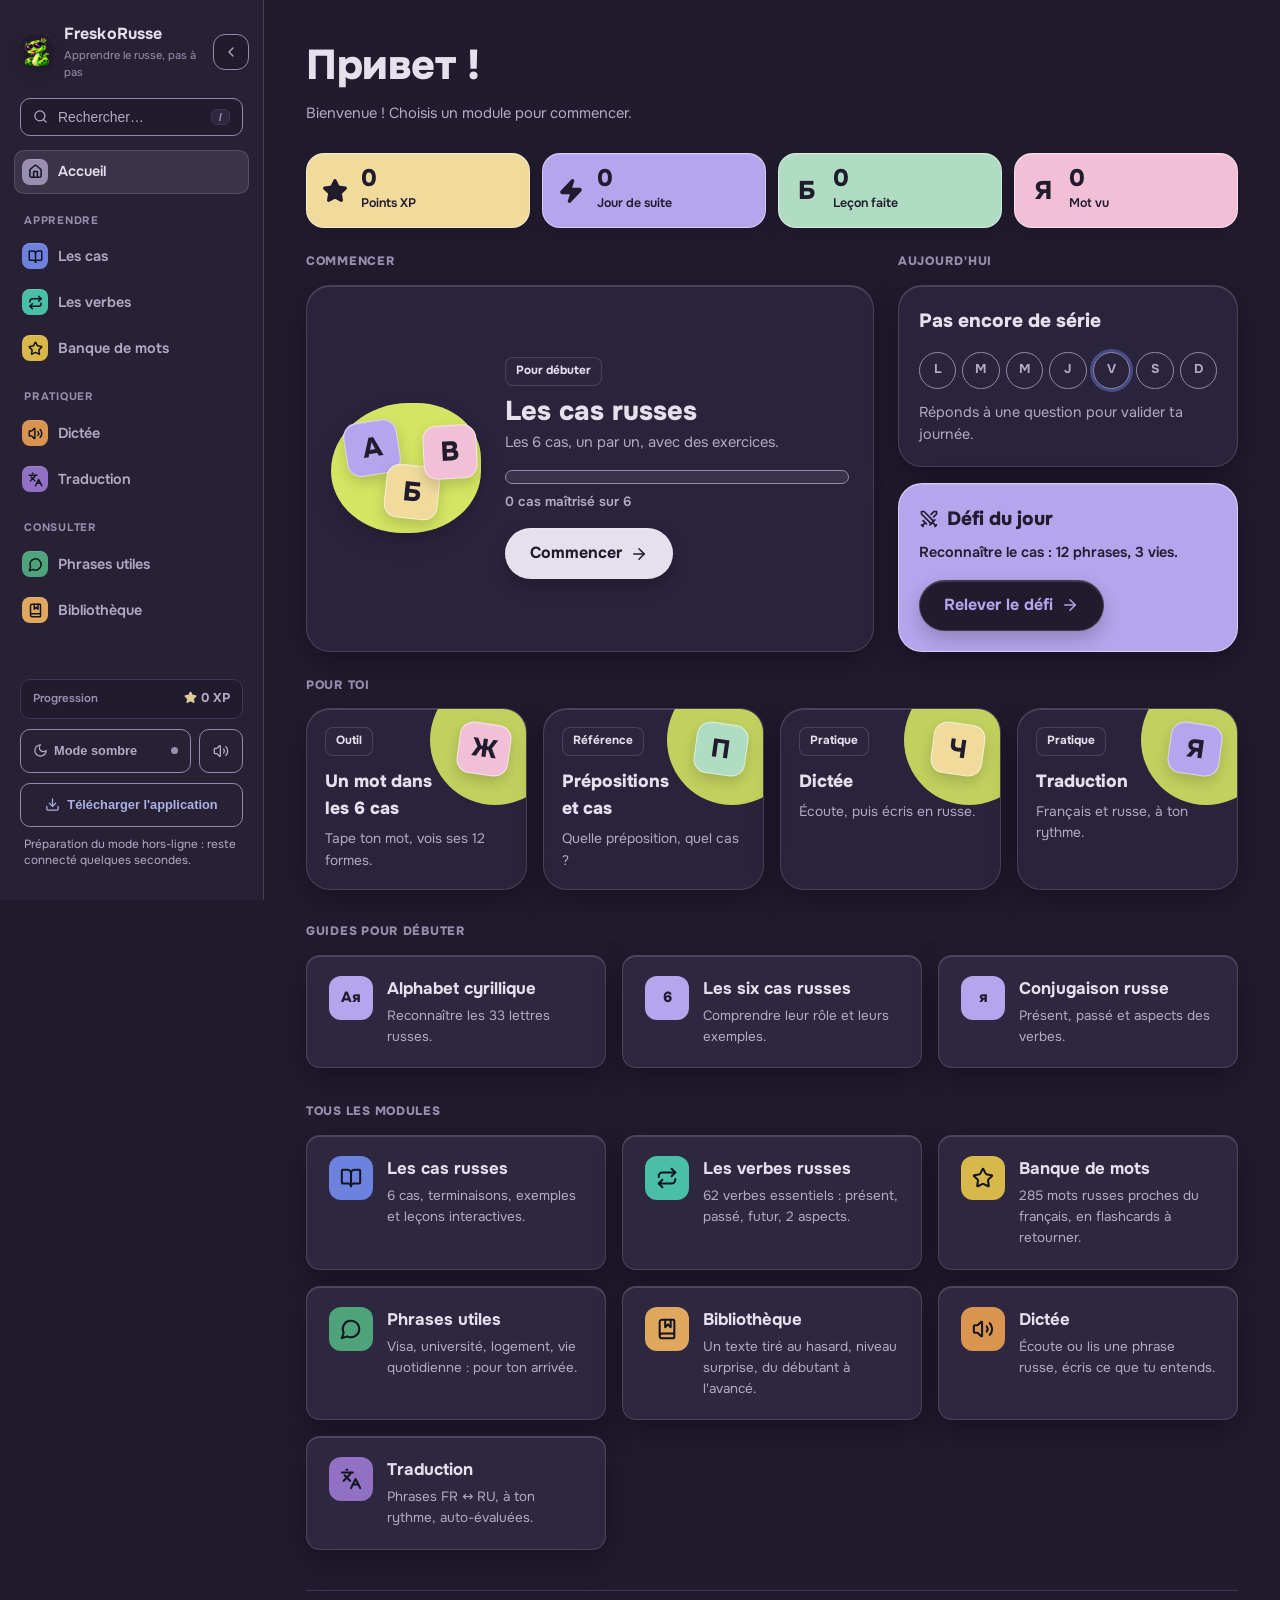
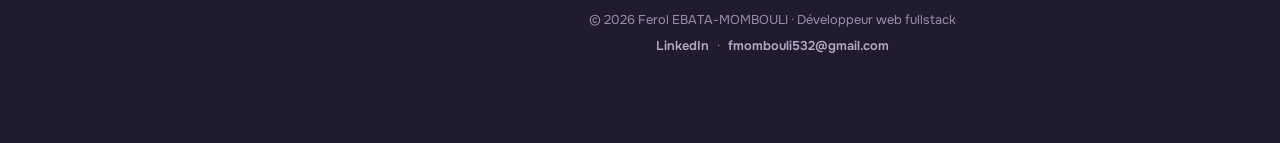
<file: index.html>
<!DOCTYPE html>
<html lang="fr">
<head>
  <meta charset="UTF-8">
  <meta name="viewport" content="width=device-width, initial-scale=1.0, viewport-fit=cover">
  <!-- Couleur de la barre du navigateur/status bar mobile : accordée au thème sombre par défaut -->
  <meta name="theme-color" content="#211B2E">
  <meta name="color-scheme" content="dark light">
  <!-- Applique le thème enregistré AVANT le premier affichage : pas d'éclair de la mauvaise couleur -->
  <script>try{document.documentElement.setAttribute("data-theme",localStorage.getItem("freskorusse_theme")||"dark")}catch(e){}</script>
  <title>FreskoRusse : apprendre le russe (cas, verbes, dictée)</title>
  <meta name="description" content="FreskoRusse est une application gratuite pour apprendre le russe en français : les 6 cas, la conjugaison des verbes, la banque de mots, la dictée, la traduction et la bibliothèque de textes. Fonctionne sans connexion.">
  <meta name="google-site-verification" content="R8oO9TDAL35B49eKgWX9AZ0mXxwJnijN4GyehtPjATs">
  <meta name="application-name" content="FreskoRusse">
  <meta name="robots" content="index, follow, max-image-preview:large">
  <link rel="canonical" href="https://freskorusse.vercel.app/">
  <meta property="og:type" content="website">
  <meta property="og:site_name" content="FreskoRusse">
  <meta property="og:locale" content="fr_FR">
  <meta property="og:title" content="FreskoRusse : apprendre le russe (cas, verbes, dictée)">
  <meta property="og:description" content="Application gratuite pour apprendre le russe en français : cas, conjugaison, banque de mots, dictée, traduction. Installable, même sans connexion.">
  <meta property="og:url" content="https://freskorusse.vercel.app/">
  <meta property="og:image" content="https://freskorusse.vercel.app/icon-512.png">
  <meta name="twitter:card" content="summary">
  <meta name="twitter:title" content="FreskoRusse : apprendre le russe (cas, verbes, dictée)">
  <meta name="twitter:description" content="Application gratuite pour apprendre le russe en français : cas, conjugaison, banque de mots, dictée, traduction.">
  <meta name="twitter:image" content="https://freskorusse.vercel.app/icon-512.png">
  <!-- Données structurées : indiquent aux moteurs et aux IA que « FreskoRusse » est une application d'apprentissage du russe (et non une fresque). -->
  <script type="application/ld+json">
  {
    "@context": "https://schema.org",
    "@type": "WebApplication",
    "name": "FreskoRusse",
    "alternateName": ["Fresko Russe", "Fresko Russe application"],
    "url": "https://freskorusse.vercel.app/",
    "description": "Application gratuite pour apprendre le russe en français : les 6 cas, la conjugaison, la banque de mots, la dictée, la traduction et des textes de lecture.",
    "applicationCategory": "EducationalApplication",
    "operatingSystem": "Web, Android, iOS",
    "inLanguage": "fr",
    "isAccessibleForFree": true,
    "offers": { "@type": "Offer", "price": "0", "priceCurrency": "EUR" },
    "audience": { "@type": "EducationalAudience", "educationalRole": "student" },
    "author": { "@type": "Person", "name": "Ferol EBATA-MOMBOULI", "url": "https://ferol-ebata-mombouli.vercel.app/" }
  }
  </script>
  <link rel="icon" type="image/png" sizes="32x32" href="./favicon-32.png">
  <link rel="icon" type="image/png" sizes="192x192" href="./icon-192.png">
  <link rel="apple-touch-icon" href="./apple-touch-icon.png">
  <script type="module" crossorigin src="./assets/index-D6yK6958.js"></script>
  <link rel="stylesheet" crossorigin href="./assets/index-c9Qctzli.css">
<link rel="manifest" href="./manifest.webmanifest"></head>
<body>
  <!-- Contenu de secours : lu par les robots qui n'exécutent pas le JavaScript. React le remplace dès que l'application démarre. -->
  <div id="root">
    <div style="max-width:720px;margin:0 auto;padding:32px 20px;font-family:system-ui,sans-serif;line-height:1.6;color:#EDE9F6">
      <h1>FreskoRusse : apprendre le russe en français</h1>
      <p>FreskoRusse est une application web gratuite et installable pour apprendre le russe, même sans connexion.</p>
      <ul>
        <li>Les cas : les 6 cas russes expliqués avec leurs terminaisons, des exemples et des exercices.</li>
        <li>Les verbes : conjugaison au présent, au passé et au futur, aspects imperfectif et perfectif.</li>
        <li>Banque de mots : vocabulaire proche du français, en cartes à retourner.</li>
        <li>Phrases utiles : visa, université, logement, vie quotidienne, urgences, banque.</li>
        <li>Bibliothèque : textes de lecture par niveau, avec audio et traduction.</li>
        <li>Dictée et traduction : s'entraîner à écouter, écrire et traduire.</li>
      </ul>
      <p>Pensée pour les francophones qui partent étudier en Russie. Activez JavaScript pour utiliser l'application.</p>
      <nav aria-label="Guides pédagogiques">
        <p>Pour approfondir :</p>
        <ul>
          <li><a href="/guides/alphabet-cyrillique.html">Apprendre l'alphabet cyrillique russe</a></li>
          <li><a href="/guides/cas-russes.html">Comprendre les six cas russes</a></li>
          <li><a href="/guides/conjugaison-russe.html">Comprendre la conjugaison russe</a></li>
        </ul>
      </nav>
    </div>
  </div>
</body>
</html>
</file>
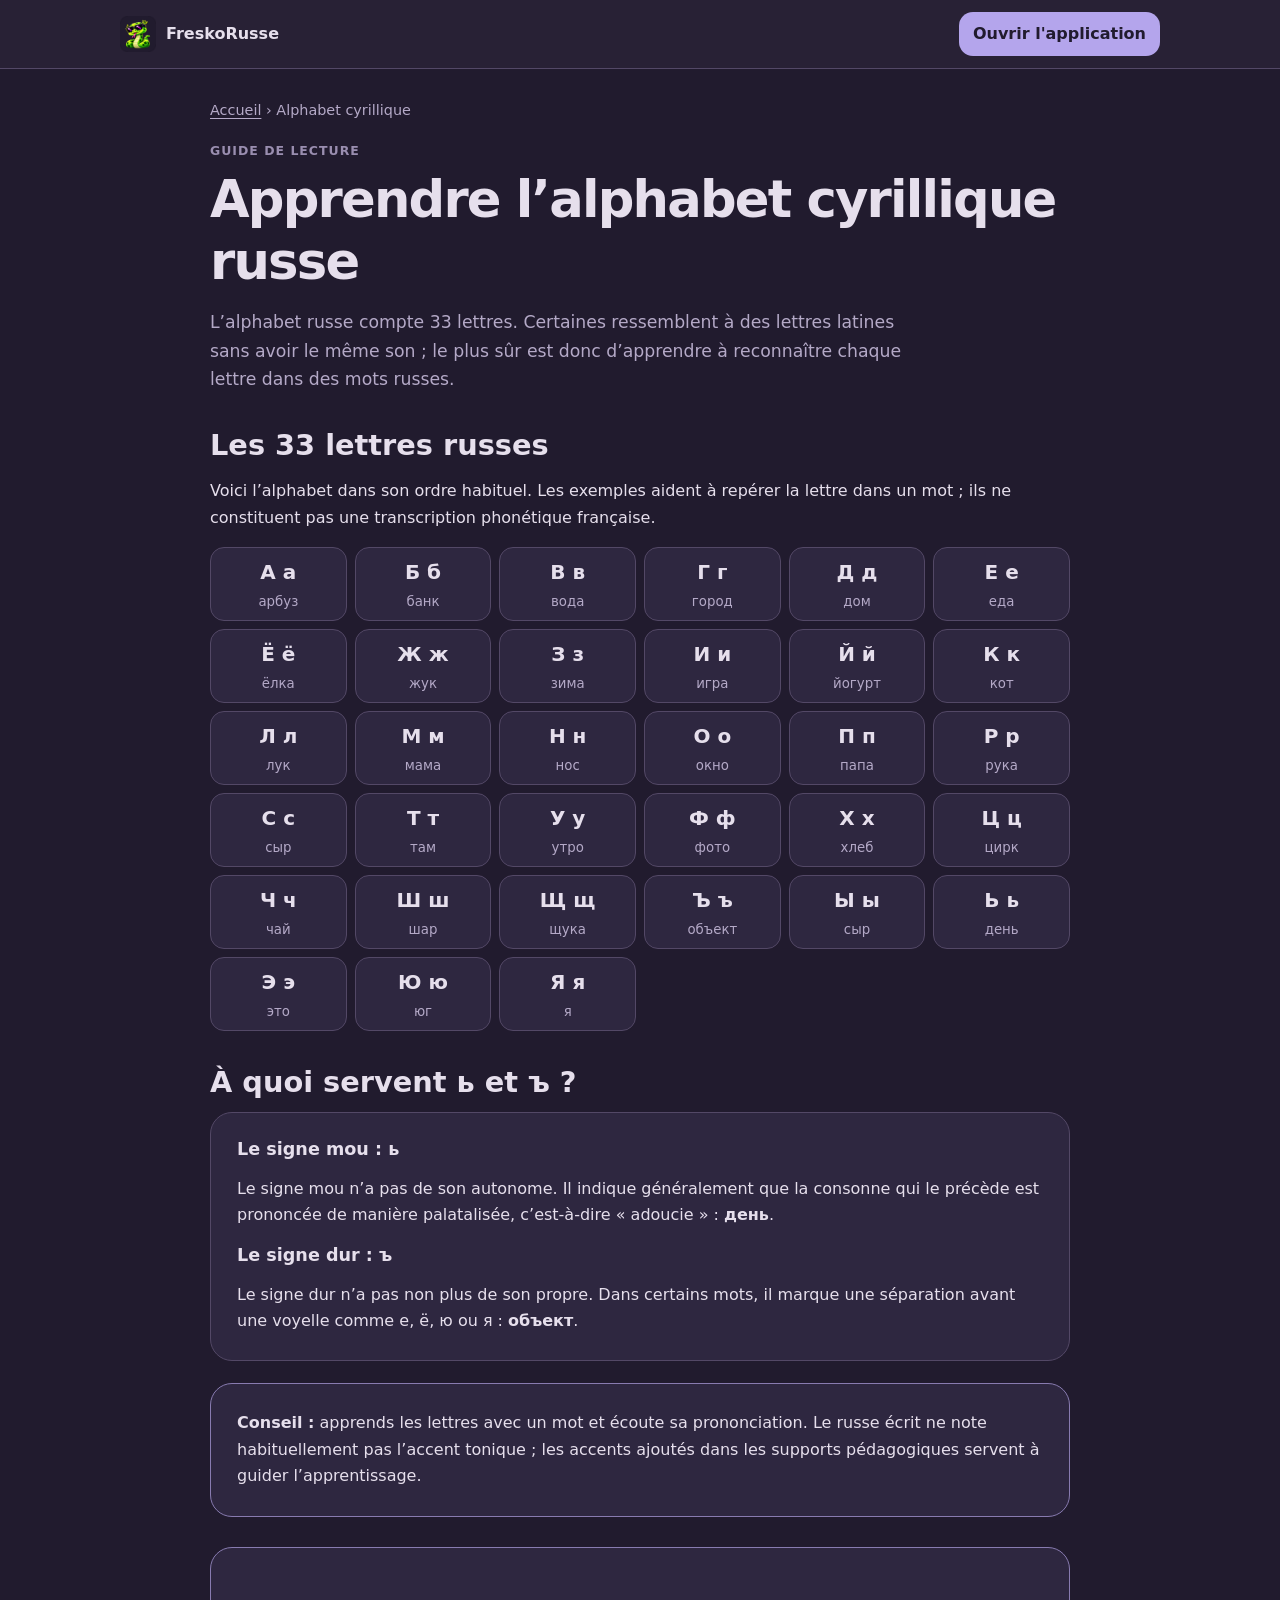
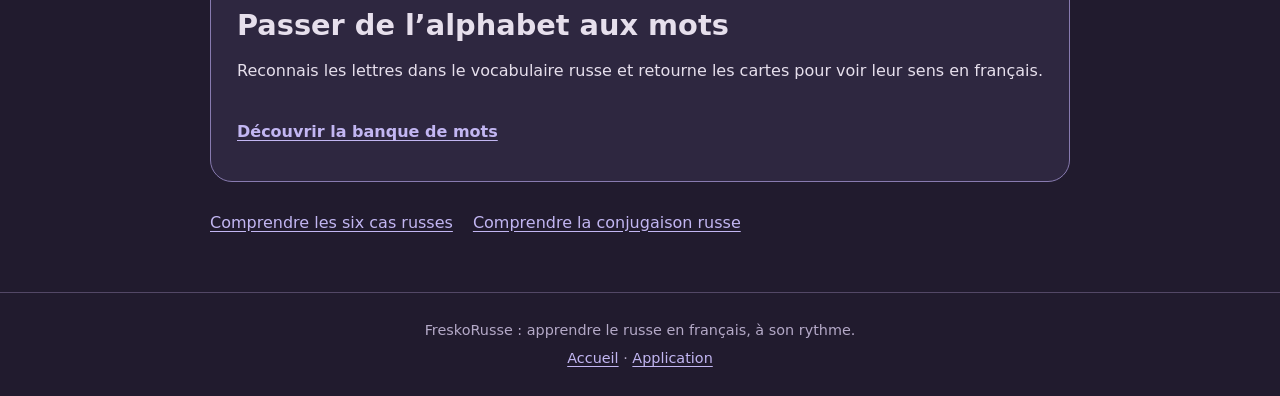
<file: guides/alphabet-cyrillique.html>
<!doctype html>
<html lang="fr">
<head>
  <meta charset="UTF-8">
  <meta name="viewport" content="width=device-width, initial-scale=1">
  <meta name="theme-color" content="#211B2E">
  <title>Alphabet cyrillique russe : les 33 lettres | FreskoRusse</title>
  <meta name="description" content="Découvre les 33 lettres de l'alphabet russe, les voyelles, les consonnes et les signes ь et ъ avec des exemples simples en russe.">
  <link rel="canonical" href="https://freskorusse.vercel.app/guides/alphabet-cyrillique.html">
  <meta property="og:type" content="article">
  <meta property="og:site_name" content="FreskoRusse">
  <meta property="og:locale" content="fr_FR">
  <meta property="og:title" content="Alphabet cyrillique russe : les 33 lettres">
  <meta property="og:description" content="Un guide de lecture pour reconnaître les lettres russes, comprendre les signes et commencer à déchiffrer des mots.">
  <meta property="og:url" content="https://freskorusse.vercel.app/guides/alphabet-cyrillique.html">
  <meta property="og:image" content="https://freskorusse.vercel.app/icon-512.png">
  <meta name="twitter:card" content="summary">
  <meta name="twitter:title" content="Alphabet cyrillique russe : les 33 lettres">
  <meta name="twitter:description" content="Les lettres russes, les signes et des conseils pour commencer à lire.">
  <meta name="twitter:image" content="https://freskorusse.vercel.app/icon-512.png">
  <script type="application/ld+json">
  {
    "@context": "https://schema.org",
    "@type": "WebPage",
    "name": "Alphabet cyrillique russe : les 33 lettres",
    "description": "Un guide en français pour reconnaître et lire l'alphabet russe.",
    "url": "https://freskorusse.vercel.app/guides/alphabet-cyrillique.html",
    "inLanguage": "fr",
    "isPartOf": {
      "@type": "WebSite",
      "name": "FreskoRusse",
      "url": "https://freskorusse.vercel.app/"
    }
  }
  </script>
  <link rel="stylesheet" href="/guides.css">
  <script>try{document.documentElement.setAttribute("data-theme",localStorage.getItem("freskorusse_theme")||"dark")}catch(e){}</script>
</head>
<body>
  <header class="guide-header">
    <nav class="guide-nav" aria-label="Navigation du guide">
      <a class="guide-brand" href="/" aria-label="FreskoRusse, accueil">
        <img src="/icon-192.png" alt="" width="36" height="36">
        <span>FreskoRusse</span>
      </a>
      <a class="guide-app-link" href="/#/mots">Ouvrir l'application</a>
    </nav>
  </header>
  <main class="guide-main">
    <nav class="guide-breadcrumb" aria-label="Fil d’Ariane"><a href="/">Accueil</a> › Alphabet cyrillique</nav>
    <p class="guide-eyebrow">Guide de lecture</p>
    <h1>Apprendre l’alphabet cyrillique russe</h1>
    <p class="guide-intro">L’alphabet russe compte 33 lettres. Certaines ressemblent à des lettres latines sans avoir le même son ; le plus sûr est donc d’apprendre à reconnaître chaque lettre dans des mots russes.</p>

    <section aria-labelledby="alphabet">
      <h2 id="alphabet">Les 33 lettres russes</h2>
      <p>Voici l’alphabet dans son ordre habituel. Les exemples aident à repérer la lettre dans un mot ; ils ne constituent pas une transcription phonétique française.</p>
      <div class="alphabet-grid" lang="ru" aria-label="Alphabet russe avec un exemple par lettre">
        <div class="alphabet-letter"><strong>А а</strong><small>арбуз</small></div>
        <div class="alphabet-letter"><strong>Б б</strong><small>банк</small></div>
        <div class="alphabet-letter"><strong>В в</strong><small>вода</small></div>
        <div class="alphabet-letter"><strong>Г г</strong><small>город</small></div>
        <div class="alphabet-letter"><strong>Д д</strong><small>дом</small></div>
        <div class="alphabet-letter"><strong>Е е</strong><small>еда</small></div>
        <div class="alphabet-letter"><strong>Ё ё</strong><small>ёлка</small></div>
        <div class="alphabet-letter"><strong>Ж ж</strong><small>жук</small></div>
        <div class="alphabet-letter"><strong>З з</strong><small>зима</small></div>
        <div class="alphabet-letter"><strong>И и</strong><small>игра</small></div>
        <div class="alphabet-letter"><strong>Й й</strong><small>йогурт</small></div>
        <div class="alphabet-letter"><strong>К к</strong><small>кот</small></div>
        <div class="alphabet-letter"><strong>Л л</strong><small>лук</small></div>
        <div class="alphabet-letter"><strong>М м</strong><small>мама</small></div>
        <div class="alphabet-letter"><strong>Н н</strong><small>нос</small></div>
        <div class="alphabet-letter"><strong>О о</strong><small>окно</small></div>
        <div class="alphabet-letter"><strong>П п</strong><small>папа</small></div>
        <div class="alphabet-letter"><strong>Р р</strong><small>рука</small></div>
        <div class="alphabet-letter"><strong>С с</strong><small>сыр</small></div>
        <div class="alphabet-letter"><strong>Т т</strong><small>там</small></div>
        <div class="alphabet-letter"><strong>У у</strong><small>утро</small></div>
        <div class="alphabet-letter"><strong>Ф ф</strong><small>фото</small></div>
        <div class="alphabet-letter"><strong>Х х</strong><small>хлеб</small></div>
        <div class="alphabet-letter"><strong>Ц ц</strong><small>цирк</small></div>
        <div class="alphabet-letter"><strong>Ч ч</strong><small>чай</small></div>
        <div class="alphabet-letter"><strong>Ш ш</strong><small>шар</small></div>
        <div class="alphabet-letter"><strong>Щ щ</strong><small>щука</small></div>
        <div class="alphabet-letter"><strong>Ъ ъ</strong><small>объект</small></div>
        <div class="alphabet-letter"><strong>Ы ы</strong><small>сыр</small></div>
        <div class="alphabet-letter"><strong>Ь ь</strong><small>день</small></div>
        <div class="alphabet-letter"><strong>Э э</strong><small>это</small></div>
        <div class="alphabet-letter"><strong>Ю ю</strong><small>юг</small></div>
        <div class="alphabet-letter"><strong>Я я</strong><small>я</small></div>
      </div>
    </section>

    <section aria-labelledby="signes">
      <h2 id="signes">À quoi servent ь et ъ ?</h2>
      <div class="guide-panel">
        <h3>Le signe mou : ь</h3>
        <p>Le signe mou n’a pas de son autonome. Il indique généralement que la consonne qui le précède est prononcée de manière palatalisée, c’est-à-dire « adoucie » : <span class="ru" lang="ru">день</span>.</p>
        <h3>Le signe dur : ъ</h3>
        <p>Le signe dur n’a pas non plus de son propre. Dans certains mots, il marque une séparation avant une voyelle comme е, ё, ю ou я : <span class="ru" lang="ru">объект</span>.</p>
      </div>
      <div class="guide-note">
        <p><strong>Conseil :</strong> apprends les lettres avec un mot et écoute sa prononciation. Le russe écrit ne note habituellement pas l’accent tonique ; les accents ajoutés dans les supports pédagogiques servent à guider l’apprentissage.</p>
      </div>
    </section>

    <section class="guide-cta" aria-labelledby="pratiquer">
      <h2 id="pratiquer">Passer de l’alphabet aux mots</h2>
      <p>Reconnais les lettres dans le vocabulaire russe et retourne les cartes pour voir leur sens en français.</p>
      <a class="guide-cta-link" href="/#/mots">Découvrir la banque de mots</a>
    </section>

    <nav class="guide-related" aria-label="Autres guides">
      <a href="/guides/cas-russes.html">Comprendre les six cas russes</a>
      <a href="/guides/conjugaison-russe.html">Comprendre la conjugaison russe</a>
    </nav>
  </main>
  <footer class="guide-footer">
    <p>FreskoRusse : apprendre le russe en français, à son rythme.</p>
    <p><a href="/">Accueil</a> · <a href="/#/mots">Application</a></p>
  </footer>
</body>
</html>
</file>
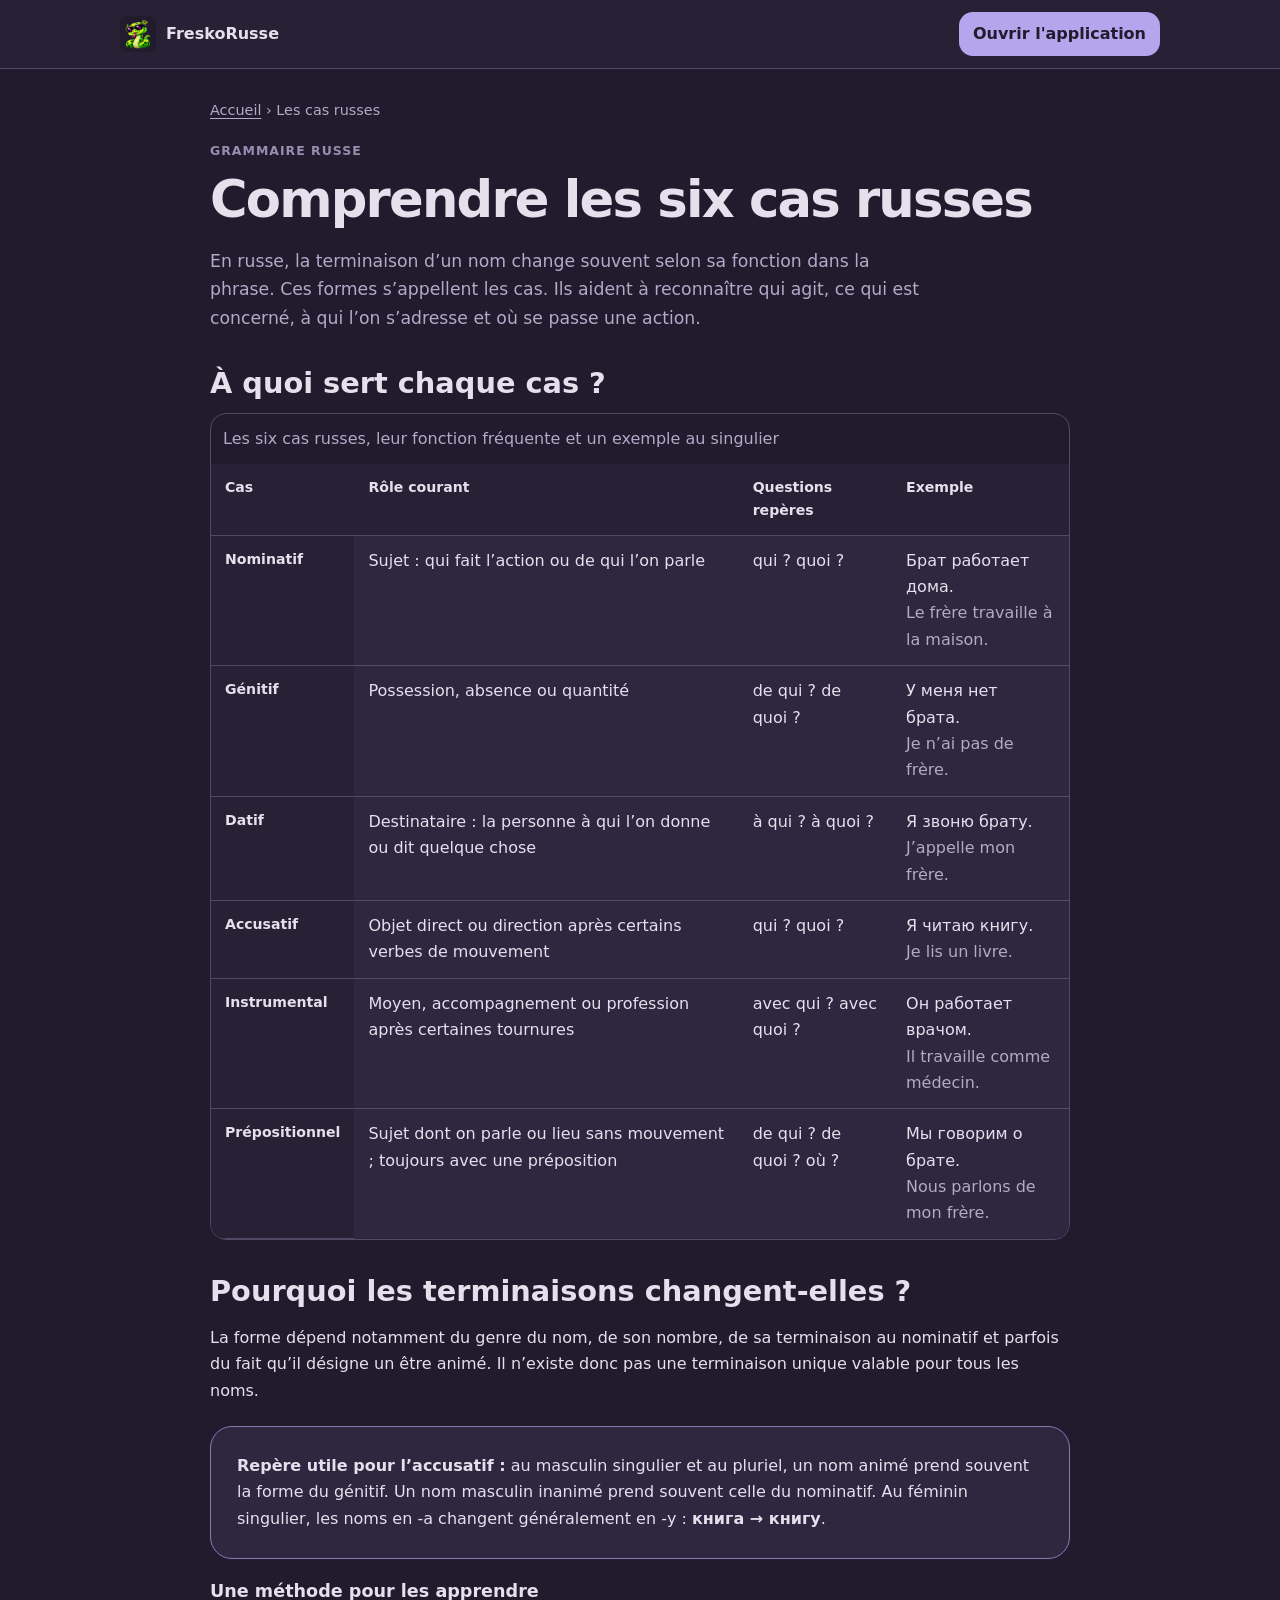
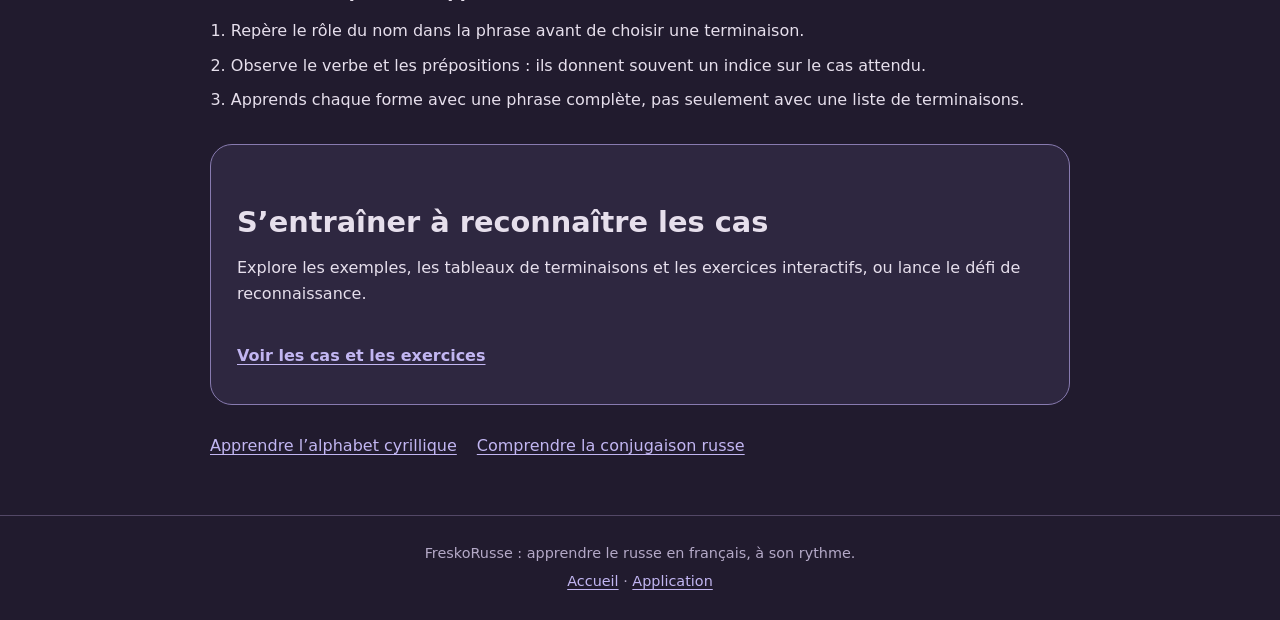
<file: guides/cas-russes.html>
<!doctype html>
<html lang="fr">
<head>
  <meta charset="UTF-8">
  <meta name="viewport" content="width=device-width, initial-scale=1">
  <meta name="theme-color" content="#211B2E">
  <title>Les six cas russes : rôles et exemples | FreskoRusse</title>
  <meta name="description" content="Comprends les six cas russes : nominatif, génitif, datif, accusatif, instrumental et prépositionnel, avec leur rôle et des exemples traduits.">
  <link rel="canonical" href="https://freskorusse.vercel.app/guides/cas-russes.html">
  <meta property="og:type" content="article">
  <meta property="og:site_name" content="FreskoRusse">
  <meta property="og:locale" content="fr_FR">
  <meta property="og:title" content="Les six cas russes : rôles et exemples">
  <meta property="og:description" content="Un tableau simple des six cas russes, de leur fonction dans la phrase et d’exemples traduits.">
  <meta property="og:url" content="https://freskorusse.vercel.app/guides/cas-russes.html">
  <meta property="og:image" content="https://freskorusse.vercel.app/icon-512.png">
  <meta name="twitter:card" content="summary">
  <meta name="twitter:title" content="Les six cas russes : rôles et exemples">
  <meta name="twitter:description" content="Découvre les fonctions des six cas russes avec des phrases simples.">
  <meta name="twitter:image" content="https://freskorusse.vercel.app/icon-512.png">
  <script type="application/ld+json">
  {
    "@context": "https://schema.org",
    "@type": "WebPage",
    "name": "Les six cas russes : rôles et exemples",
    "description": "Un guide en français pour comprendre les fonctions des six cas russes.",
    "url": "https://freskorusse.vercel.app/guides/cas-russes.html",
    "inLanguage": "fr",
    "isPartOf": {
      "@type": "WebSite",
      "name": "FreskoRusse",
      "url": "https://freskorusse.vercel.app/"
    }
  }
  </script>
  <link rel="stylesheet" href="/guides.css">
  <script>try{document.documentElement.setAttribute("data-theme",localStorage.getItem("freskorusse_theme")||"dark")}catch(e){}</script>
</head>
<body>
  <header class="guide-header">
    <nav class="guide-nav" aria-label="Navigation du guide">
      <a class="guide-brand" href="/" aria-label="FreskoRusse, accueil">
        <img src="/icon-192.png" alt="" width="36" height="36">
        <span>FreskoRusse</span>
      </a>
      <a class="guide-app-link" href="/#/cas">Ouvrir l'application</a>
    </nav>
  </header>
  <main class="guide-main">
    <nav class="guide-breadcrumb" aria-label="Fil d’Ariane"><a href="/">Accueil</a> › Les cas russes</nav>
    <p class="guide-eyebrow">Grammaire russe</p>
    <h1>Comprendre les six cas russes</h1>
    <p class="guide-intro">En russe, la terminaison d’un nom change souvent selon sa fonction dans la phrase. Ces formes s’appellent les cas. Ils aident à reconnaître qui agit, ce qui est concerné, à qui l’on s’adresse et où se passe une action.</p>

    <section aria-labelledby="table-cas">
      <h2 id="table-cas">À quoi sert chaque cas ?</h2>
      <div class="guide-table-wrap">
        <table class="guide-table">
          <caption>Les six cas russes, leur fonction fréquente et un exemple au singulier</caption>
          <thead>
            <tr><th scope="col">Cas</th><th scope="col">Rôle courant</th><th scope="col">Questions repères</th><th scope="col">Exemple</th></tr>
          </thead>
          <tbody>
            <tr><th scope="row">Nominatif</th><td>Sujet : qui fait l’action ou de qui l’on parle</td><td>qui ? quoi ?</td><td lang="ru">Брат работает дома.<br><span class="guide-soft">Le frère travaille à la maison.</span></td></tr>
            <tr><th scope="row">Génitif</th><td>Possession, absence ou quantité</td><td>de qui ? de quoi ?</td><td lang="ru">У меня нет брата.<br><span class="guide-soft">Je n’ai pas de frère.</span></td></tr>
            <tr><th scope="row">Datif</th><td>Destinataire : la personne à qui l’on donne ou dit quelque chose</td><td>à qui ? à quoi ?</td><td lang="ru">Я звоню брату.<br><span class="guide-soft">J’appelle mon frère.</span></td></tr>
            <tr><th scope="row">Accusatif</th><td>Objet direct ou direction après certains verbes de mouvement</td><td>qui ? quoi ?</td><td lang="ru">Я читаю книгу.<br><span class="guide-soft">Je lis un livre.</span></td></tr>
            <tr><th scope="row">Instrumental</th><td>Moyen, accompagnement ou profession après certaines tournures</td><td>avec qui ? avec quoi ?</td><td lang="ru">Он работает врачом.<br><span class="guide-soft">Il travaille comme médecin.</span></td></tr>
            <tr><th scope="row">Prépositionnel</th><td>Sujet dont on parle ou lieu sans mouvement ; toujours avec une préposition</td><td>de qui ? de quoi ? où ?</td><td lang="ru">Мы говорим о брате.<br><span class="guide-soft">Nous parlons de mon frère.</span></td></tr>
          </tbody>
        </table>
      </div>
    </section>

    <section aria-labelledby="terminaisons">
      <h2 id="terminaisons">Pourquoi les terminaisons changent-elles ?</h2>
      <p>La forme dépend notamment du genre du nom, de son nombre, de sa terminaison au nominatif et parfois du fait qu’il désigne un être animé. Il n’existe donc pas une terminaison unique valable pour tous les noms.</p>
      <div class="guide-note">
        <p><strong>Repère utile pour l’accusatif :</strong> au masculin singulier et au pluriel, un nom animé prend souvent la forme du génitif. Un nom masculin inanimé prend souvent celle du nominatif. Au féminin singulier, les noms en -а changent généralement en -у : <span class="ru" lang="ru">книга → книгу</span>.</p>
      </div>
      <h3>Une méthode pour les apprendre</h3>
      <ol class="guide-list">
        <li>Repère le rôle du nom dans la phrase avant de choisir une terminaison.</li>
        <li>Observe le verbe et les prépositions : ils donnent souvent un indice sur le cas attendu.</li>
        <li>Apprends chaque forme avec une phrase complète, pas seulement avec une liste de terminaisons.</li>
      </ol>
    </section>

    <section class="guide-cta" aria-labelledby="exercice">
      <h2 id="exercice">S’entraîner à reconnaître les cas</h2>
      <p>Explore les exemples, les tableaux de terminaisons et les exercices interactifs, ou lance le défi de reconnaissance.</p>
      <a class="guide-cta-link" href="/#/cas">Voir les cas et les exercices</a>
    </section>

    <nav class="guide-related" aria-label="Autres guides">
      <a href="/guides/alphabet-cyrillique.html">Apprendre l’alphabet cyrillique</a>
      <a href="/guides/conjugaison-russe.html">Comprendre la conjugaison russe</a>
    </nav>
  </main>
  <footer class="guide-footer">
    <p>FreskoRusse : apprendre le russe en français, à son rythme.</p>
    <p><a href="/">Accueil</a> · <a href="/#/cas">Application</a></p>
  </footer>
</body>
</html>
</file>
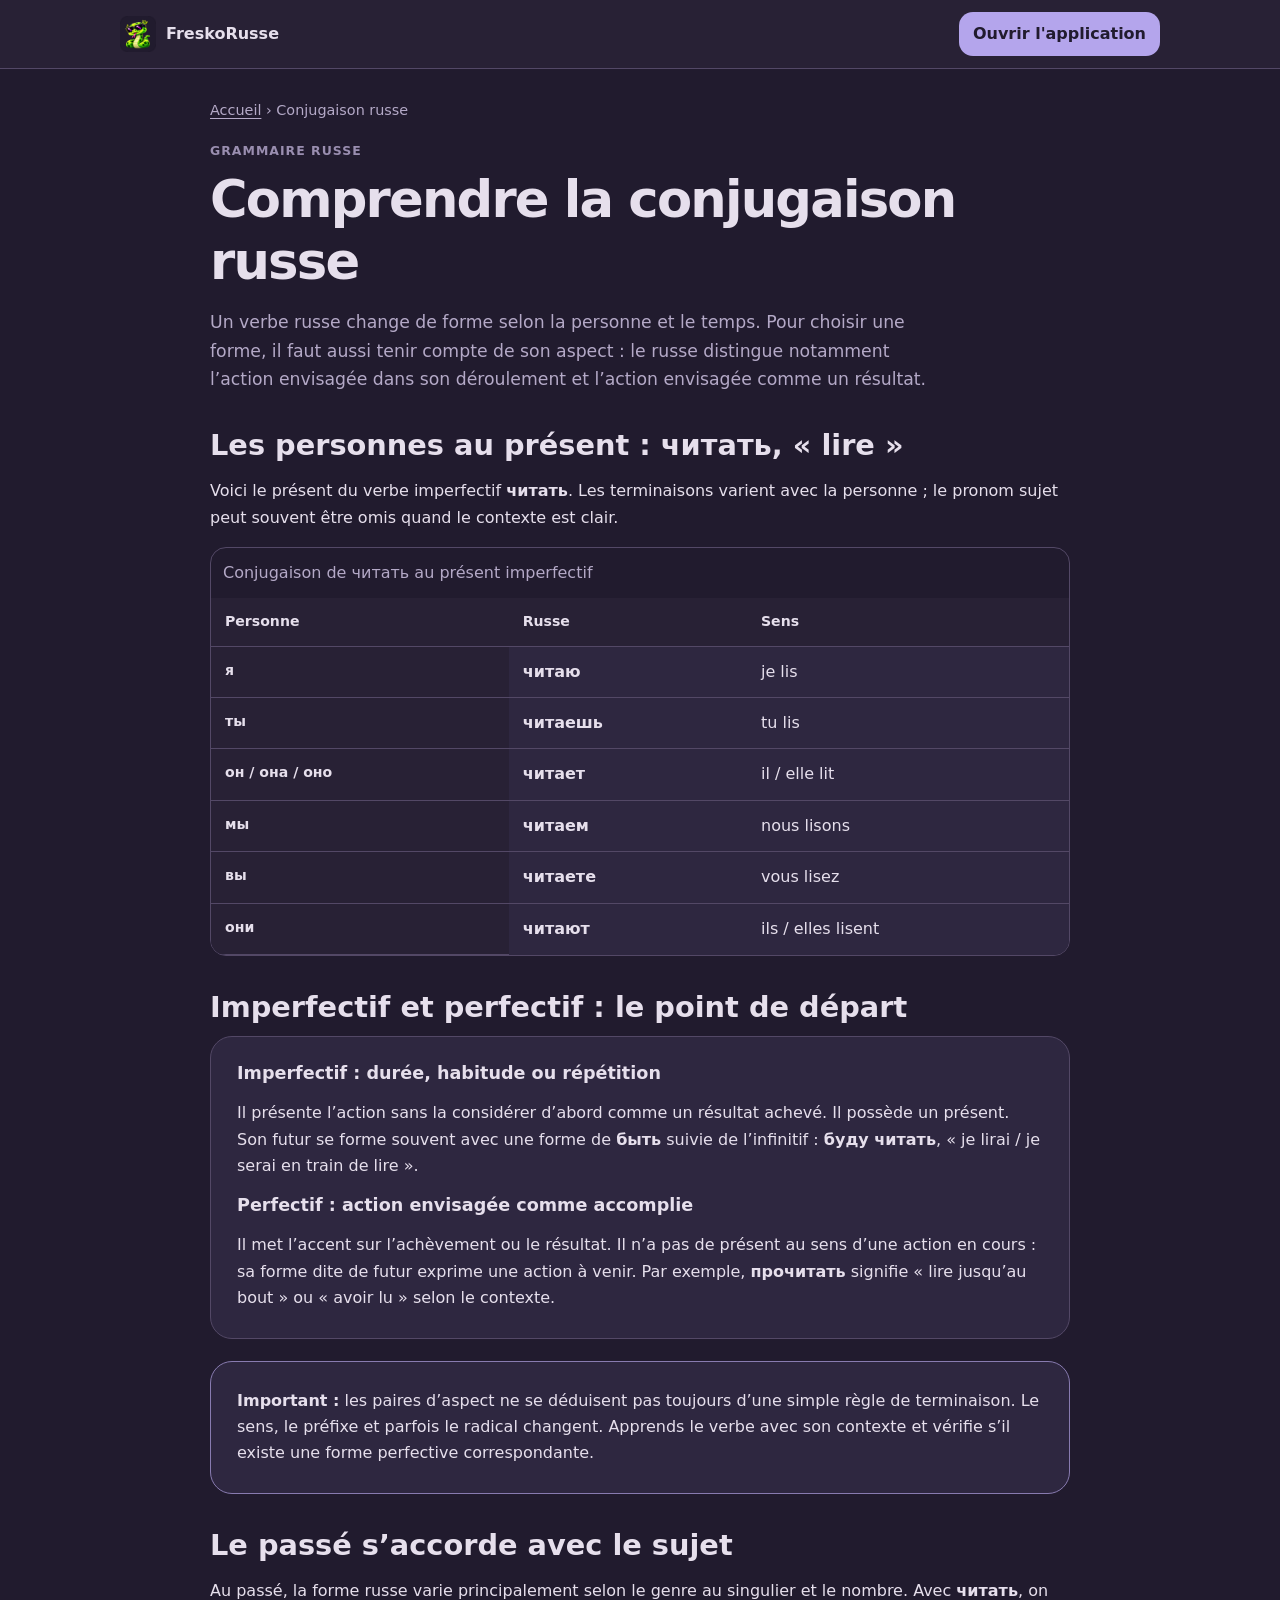
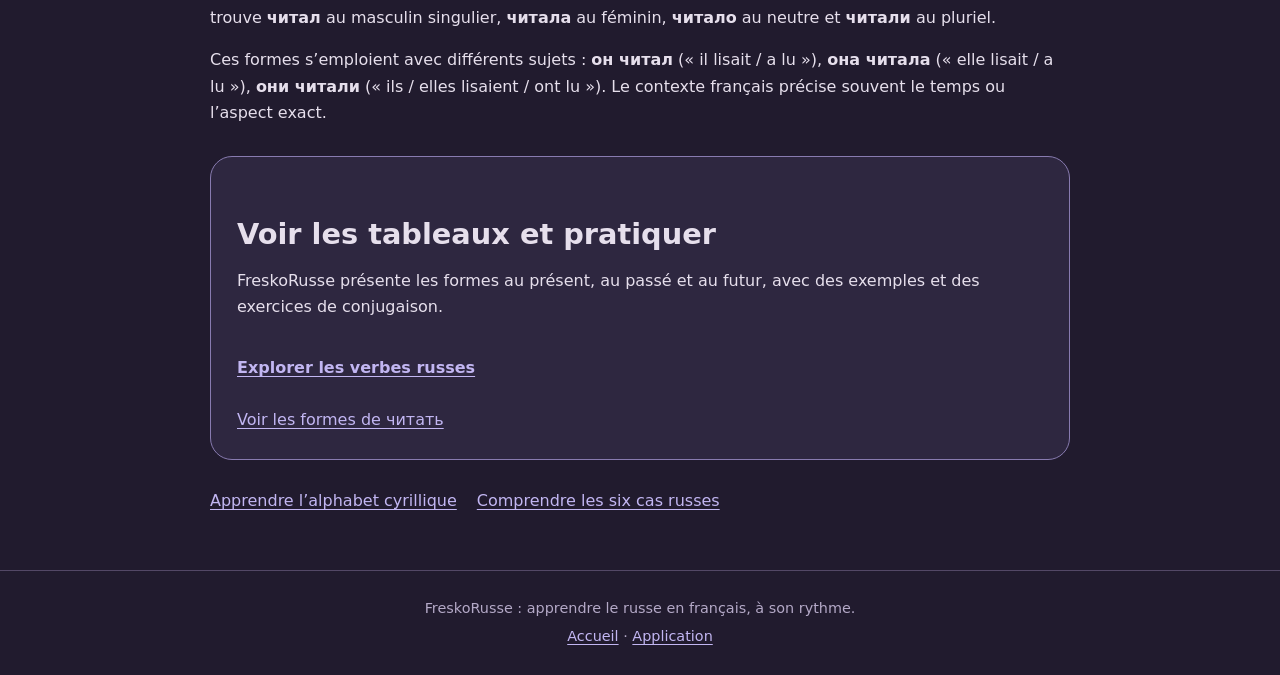
<file: guides/conjugaison-russe.html>
<!doctype html>
<html lang="fr">
<head>
  <meta charset="UTF-8">
  <meta name="viewport" content="width=device-width, initial-scale=1">
  <meta name="theme-color" content="#211B2E">
  <title>Conjugaison russe : présent, passé et aspect | FreskoRusse</title>
  <meta name="description" content="Apprends les bases de la conjugaison russe : personnes, présent, passé et différence entre les aspects imperfectif et perfectif.">
  <link rel="canonical" href="https://freskorusse.vercel.app/guides/conjugaison-russe.html">
  <meta property="og:type" content="article">
  <meta property="og:site_name" content="FreskoRusse">
  <meta property="og:locale" content="fr_FR">
  <meta property="og:title" content="Conjugaison russe : présent, passé et aspect">
  <meta property="og:description" content="Les repères essentiels pour comprendre les verbes russes, leurs personnes, leur passé et leurs aspects.">
  <meta property="og:url" content="https://freskorusse.vercel.app/guides/conjugaison-russe.html">
  <meta property="og:image" content="https://freskorusse.vercel.app/icon-512.png">
  <meta name="twitter:card" content="summary">
  <meta name="twitter:title" content="Conjugaison russe : présent, passé et aspect">
  <meta name="twitter:description" content="Comprends les formes verbales russes avec le verbe читать, « lire ».">
  <meta name="twitter:image" content="https://freskorusse.vercel.app/icon-512.png">
  <script type="application/ld+json">
  {
    "@context": "https://schema.org",
    "@type": "WebPage",
    "name": "Conjugaison russe : présent, passé et aspect",
    "description": "Un guide en français pour comprendre les bases de la conjugaison russe.",
    "url": "https://freskorusse.vercel.app/guides/conjugaison-russe.html",
    "inLanguage": "fr",
    "isPartOf": {
      "@type": "WebSite",
      "name": "FreskoRusse",
      "url": "https://freskorusse.vercel.app/"
    }
  }
  </script>
  <link rel="stylesheet" href="/guides.css">
  <script>try{document.documentElement.setAttribute("data-theme",localStorage.getItem("freskorusse_theme")||"dark")}catch(e){}</script>
</head>
<body>
  <header class="guide-header">
    <nav class="guide-nav" aria-label="Navigation du guide">
      <a class="guide-brand" href="/" aria-label="FreskoRusse, accueil">
        <img src="/icon-192.png" alt="" width="36" height="36">
        <span>FreskoRusse</span>
      </a>
      <a class="guide-app-link" href="/#/verbes">Ouvrir l'application</a>
    </nav>
  </header>
  <main class="guide-main">
    <nav class="guide-breadcrumb" aria-label="Fil d’Ariane"><a href="/">Accueil</a> › Conjugaison russe</nav>
    <p class="guide-eyebrow">Grammaire russe</p>
    <h1>Comprendre la conjugaison russe</h1>
    <p class="guide-intro">Un verbe russe change de forme selon la personne et le temps. Pour choisir une forme, il faut aussi tenir compte de son aspect : le russe distingue notamment l’action envisagée dans son déroulement et l’action envisagée comme un résultat.</p>

    <section aria-labelledby="personnes">
      <h2 id="personnes">Les personnes au présent : читать, « lire »</h2>
      <p>Voici le présent du verbe imperfectif <span class="ru" lang="ru">читать</span>. Les terminaisons varient avec la personne ; le pronom sujet peut souvent être omis quand le contexte est clair.</p>
      <div class="guide-table-wrap">
        <table class="guide-table">
          <caption>Conjugaison de читать au présent imperfectif</caption>
          <thead><tr><th scope="col">Personne</th><th scope="col">Russe</th><th scope="col">Sens</th></tr></thead>
          <tbody>
            <tr><th scope="row">я</th><td class="ru" lang="ru">читаю</td><td>je lis</td></tr>
            <tr><th scope="row">ты</th><td class="ru" lang="ru">читаешь</td><td>tu lis</td></tr>
            <tr><th scope="row">он / она / оно</th><td class="ru" lang="ru">читает</td><td>il / elle lit</td></tr>
            <tr><th scope="row">мы</th><td class="ru" lang="ru">читаем</td><td>nous lisons</td></tr>
            <tr><th scope="row">вы</th><td class="ru" lang="ru">читаете</td><td>vous lisez</td></tr>
            <tr><th scope="row">они</th><td class="ru" lang="ru">читают</td><td>ils / elles lisent</td></tr>
          </tbody>
        </table>
      </div>
    </section>

    <section aria-labelledby="aspect">
      <h2 id="aspect">Imperfectif et perfectif : le point de départ</h2>
      <div class="guide-panel">
        <h3>Imperfectif : durée, habitude ou répétition</h3>
        <p>Il présente l’action sans la considérer d’abord comme un résultat achevé. Il possède un présent. Son futur se forme souvent avec une forme de <span class="ru" lang="ru">быть</span> suivie de l’infinitif : <span class="ru" lang="ru">буду читать</span>, « je lirai / je serai en train de lire ».</p>
        <h3>Perfectif : action envisagée comme accomplie</h3>
        <p>Il met l’accent sur l’achèvement ou le résultat. Il n’a pas de présent au sens d’une action en cours : sa forme dite de futur exprime une action à venir. Par exemple, <span class="ru" lang="ru">прочитать</span> signifie « lire jusqu’au bout » ou « avoir lu » selon le contexte.</p>
      </div>
      <div class="guide-note">
        <p><strong>Important :</strong> les paires d’aspect ne se déduisent pas toujours d’une simple règle de terminaison. Le sens, le préfixe et parfois le radical changent. Apprends le verbe avec son contexte et vérifie s’il existe une forme perfective correspondante.</p>
      </div>
    </section>

    <section aria-labelledby="passe">
      <h2 id="passe">Le passé s’accorde avec le sujet</h2>
      <p>Au passé, la forme russe varie principalement selon le genre au singulier et le nombre. Avec <span class="ru" lang="ru">читать</span>, on trouve <span class="ru" lang="ru">читал</span> au masculin singulier, <span class="ru" lang="ru">читала</span> au féminin, <span class="ru" lang="ru">читало</span> au neutre et <span class="ru" lang="ru">читали</span> au pluriel.</p>
      <p>Ces formes s’emploient avec différents sujets : <span class="ru" lang="ru">он читал</span> (« il lisait / a lu »), <span class="ru" lang="ru">она читала</span> (« elle lisait / a lu »), <span class="ru" lang="ru">они читали</span> (« ils / elles lisaient / ont lu »). Le contexte français précise souvent le temps ou l’aspect exact.</p>
    </section>

    <section class="guide-cta" aria-labelledby="exercices">
      <h2 id="exercices">Voir les tableaux et pratiquer</h2>
      <p>FreskoRusse présente les formes au présent, au passé et au futur, avec des exemples et des exercices de conjugaison.</p>
      <a class="guide-cta-link" href="/#/verbes">Explorer les verbes russes</a>
      <p><a href="/#/verbes/chitat">Voir les formes de читать</a></p>
    </section>

    <nav class="guide-related" aria-label="Autres guides">
      <a href="/guides/alphabet-cyrillique.html">Apprendre l’alphabet cyrillique</a>
      <a href="/guides/cas-russes.html">Comprendre les six cas russes</a>
    </nav>
  </main>
  <footer class="guide-footer">
    <p>FreskoRusse : apprendre le russe en français, à son rythme.</p>
    <p><a href="/">Accueil</a> · <a href="/#/verbes">Application</a></p>
  </footer>
</body>
</html>
</file>
<file: assets/index-c9Qctzli.css>
@font-face{font-family:Onest;font-style:normal;font-display:swap;font-weight:400;src:url(./onest-latin-400-normal-9AYXx_QC.woff2) format("woff2"),url(./onest-latin-400-normal-RaMPE1jb.woff) format("woff")}@font-face{font-family:Onest;font-style:normal;font-display:swap;font-weight:600;src:url(./onest-latin-600-normal-DM19Lk_j.woff2) format("woff2"),url(./onest-latin-600-normal-D88KJsY0.woff) format("woff")}@font-face{font-family:Onest;font-style:normal;font-display:swap;font-weight:700;src:url(./onest-latin-700-normal-DMkYZIUB.woff2) format("woff2"),url(./onest-latin-700-normal-HOulLaZS.woff) format("woff")}@font-face{font-family:Onest;font-style:normal;font-display:swap;font-weight:800;src:url(./onest-latin-800-normal-wB2poyF_.woff2) format("woff2"),url(./onest-latin-800-normal-ovMoM2vU.woff) format("woff")}@font-face{font-family:Onest;font-style:normal;font-display:swap;font-weight:400;src:url(./onest-cyrillic-400-normal-BTdD9fLi.woff2) format("woff2"),url(./onest-cyrillic-400-normal-BQq8x-Ju.woff) format("woff")}@font-face{font-family:Onest;font-style:normal;font-display:swap;font-weight:600;src:url(./onest-cyrillic-600-normal-BZYKVyuq.woff2) format("woff2"),url(./onest-cyrillic-600-normal-DXk93W_-.woff) format("woff")}@font-face{font-family:Onest;font-style:normal;font-display:swap;font-weight:700;src:url(./onest-cyrillic-700-normal-3rOSeAdn.woff2) format("woff2"),url(./onest-cyrillic-700-normal-BYHfPO1G.woff) format("woff")}@font-face{font-family:Onest;font-style:normal;font-display:swap;font-weight:800;src:url(./onest-cyrillic-800-normal-QkauEl2X.woff2) format("woff2"),url(./onest-cyrillic-800-normal-BK5UozLr.woff) format("woff")}:root{--bg: #211B2E;--card: #2E2740;--nav: #282135;--ink: #E6DFEC;--ink-soft: #B4A9C7;--ink-faint: #9A8EB0;--line: #403657;--glass-line: rgba(255, 255, 255, .14);--glass-hi: inset 0 1px 0 rgba(255, 255, 255, .14);--glass-shadow: 0 10px 28px rgba(8, 4, 16, .38);--glass-fill: color-mix(in srgb, var(--card) 72%, transparent);--field-border: #9488B0;--mix: 50%;--lime: #D3E563;--lilac: #B4A5EC;--butter: #F0DA9C;--pink: #F2C0D6;--mint: #B0DCC3;--on-pastel: #211B2E;--btn: #E6DFEC;--on-btn: #211B2E;--font: "Onest", system-ui, -apple-system, "Segoe UI", Roboto, sans-serif;--accent-cases: #6D82DE;--accent-cases-soft: rgba(109, 130, 222, .16);--accent-verbs: #4ABFA8;--accent-verbs-soft: rgba(74, 191, 168, .15);--accent-dictation: #D9954F;--accent-dictation-soft: rgba(217, 149, 79, .15);--accent-translation: #9270C4;--accent-translation-soft: rgba(146, 112, 196, .16);--accent-bank: #D8B84A;--accent-bank-soft: rgba(216, 184, 74, .16);--accent-phrases: #4FA37A;--accent-phrases-soft: rgba(79, 163, 122, .16);--accent-library-a: #6DB8E0;--accent-library-b: #E0A75F;--accent-library-c: #C46B6B;--ok: #3FC98A;--ok-soft: rgba(63, 201, 138, .14);--bad: #E5716F;--bad-soft: rgba(229, 113, 111, .14);--on-accent: #10151F;--fill-keep: 100%;--ok-solid: #3FC98A;--bad-solid: #E5716F;--on-solid: #10151F;--radius-lg: 20px;--radius-md: 14px;--radius-sm: 10px;--shadow: 0 1px 2px rgba(0, 0, 0, .25), 0 8px 22px rgba(10, 6, 18, .35)}:root{--ok-text: color-mix(in srgb, var(--ok) var(--mix, 50%), var(--ink));--bad-text: color-mix(in srgb, var(--bad) var(--mix, 50%), var(--ink));--accent-cases-text: color-mix(in srgb, var(--accent-cases) var(--mix, 50%), var(--ink));--accent-verbs-text: color-mix(in srgb, var(--accent-verbs) var(--mix, 50%), var(--ink));--accent-dictation-text: color-mix(in srgb, var(--accent-dictation) var(--mix, 50%), var(--ink));--accent-translation-text: color-mix(in srgb, var(--accent-translation) var(--mix, 50%), var(--ink));--accent-bank-text: color-mix(in srgb, var(--accent-bank) var(--mix, 50%), var(--ink));--accent-phrases-text: color-mix(in srgb, var(--accent-phrases) var(--mix, 50%), var(--ink))}:root[data-theme=light]{--bg: #ECE8F7;--card: #FAF8FF;--nav: #FAF8FF;--ink: #2E2A47;--ink-soft: #5C5878;--ink-faint: #68647F;--line: #D3CCE6;--glass-line: rgba(91, 86, 121, .16);--glass-hi: inset 0 1px 0 rgba(255, 255, 255, .95);--glass-shadow: 0 10px 28px rgba(46, 42, 71, .13);--glass-fill: color-mix(in srgb, var(--card) 70%, transparent);--field-border: #7F799C;--mix: 50%;--lime: #D8EA55;--lilac: #C2B6F2;--butter: #F6E0A4;--pink: #F5C6DB;--mint: #B8E3CB;--on-pastel: #2E2A47;--btn: #2E2A47;--on-btn: #FAF8FF;--accent-cases: #4B64CC;--accent-cases-soft: #E7EBF8;--accent-verbs: #2E9E88;--accent-verbs-soft: #E4F3F0;--accent-dictation: #C07A2E;--accent-dictation-soft: #F5EDE3;--accent-translation: #7852AD;--accent-translation-soft: #EFE9F6;--accent-bank: #B8860B;--accent-bank-soft: #F7EFD9;--accent-phrases: #2E8B5C;--accent-phrases-soft: #E3F3EA;--accent-library-a: #2E6E96;--accent-library-b: #B06E1F;--accent-library-c: #A03E3E;--ok: #1F9A66;--ok-soft: #E4F5EC;--bad: #D1524F;--bad-soft: #FBEAE9;--on-accent: #FFFFFF;--fill-keep: 78%;--ok-solid: #17794F;--bad-solid: #B83E3B;--on-solid: #FFFFFF;--shadow: 0 1px 2px rgba(46, 42, 71, .06), 0 8px 20px rgba(46, 42, 71, .1)}*{box-sizing:border-box;-webkit-tap-highlight-color:transparent}:focus-visible{outline:2px solid var(--accent-cases);outline-offset:2px}:focus:not(:focus-visible){outline:none}html,body,#root{margin:0;padding:0;height:100%}:root{color-scheme:dark}:root[data-theme=light]{color-scheme:light}html{background:var(--bg)}*{scrollbar-width:none;-ms-overflow-style:none}*::-webkit-scrollbar{display:none;width:0;height:0}body{background:var(--bg);color:var(--ink);font-family:var(--font);line-height:1.55;-webkit-font-smoothing:antialiased;transition:background-color .2s ease,color .2s ease}h1,h2,h3,h4{color:var(--ink)}a{color:var(--accent-cases-text)}a:focus-visible,button:focus-visible,input:focus-visible{outline:2px solid var(--accent-cases);outline-offset:2px}:root{--sidebar-width: 264px;--sidebar-collapsed-width: 84px;--tabbar-h: 64px}.app{display:grid;grid-template-columns:var(--sidebar-width) minmax(0,1fr);min-height:100vh;min-height:100dvh}.app.sidebar-collapsed{--sidebar-width: var(--sidebar-collapsed-width)}.skip-link{position:absolute;left:12px;top:-64px;z-index:100;background:var(--ink);color:var(--bg);border:none;padding:10px 16px;border-radius:10px;font-weight:700;font-size:.88rem;cursor:pointer}.skip-link:focus{top:12px}nav.side{background:var(--card);border-right:1px solid var(--line);padding:20px 14px;position:sticky;top:0;height:100vh;height:100dvh;overflow-y:auto;display:flex;flex-direction:column;transition:background-color .2s ease,border-color .2s ease}.nav-header{display:flex;align-items:center;justify-content:space-between;gap:8px;margin-bottom:14px}.brand{display:flex;align-items:center;gap:10px;padding:2px 6px;min-width:0;color:inherit;text-decoration:none;border-radius:var(--radius-sm)}.brand .logo{width:34px;height:34px;border-radius:10px;background:var(--ink);display:flex;align-items:center;justify-content:center;color:var(--bg);font-weight:700;font-size:.82rem;flex-shrink:0}.brand .txt strong{display:block;font-size:1rem;letter-spacing:.1px;font-weight:700}.brand .txt span{display:block;font-size:.7rem;color:var(--ink-faint)}.brand.compact{padding:0;justify-content:center}.app.sidebar-collapsed .nav-header{flex-direction:column;gap:14px;align-items:center}.sidebar-toggle{width:36px;height:36px;display:inline-flex;align-items:center;justify-content:center;border:1px solid var(--line);background:var(--bg);color:var(--ink-soft);border-radius:12px;cursor:pointer;flex-shrink:0;transition:border-color .15s ease,color .15s ease,transform .15s ease}.sidebar-toggle:hover{border-color:var(--ink-faint);color:var(--ink)}.sidebar-toggle:active{transform:scale(.97)}.search-trigger{display:flex;align-items:center;gap:10px;width:calc(100% - 12px);margin:0 6px 14px;padding:10px 12px;border:1px solid var(--line);border-radius:var(--radius-sm);background:var(--bg);color:var(--ink-soft);font-size:.87rem;text-align:left;cursor:pointer;transition:border-color .15s ease,color .15s ease}.search-trigger:hover{border-color:var(--ink-faint);color:var(--ink)}.search-trigger .grow{flex:1}.search-trigger.compact{width:44px;height:44px;padding:0;margin:0 auto 14px;justify-content:center}kbd{font-family:inherit;font-size:.72rem;font-weight:700;padding:1px 7px;border:1px solid var(--line);border-radius:6px;color:var(--ink-faint);background:var(--card)}.module-nav{list-style:none;margin:0 0 4px;padding:0;display:flex;flex-direction:column;gap:2px}.nav-group-label{font-size:.68rem;font-weight:700;text-transform:uppercase;letter-spacing:.07em;color:var(--ink-faint);padding:14px 10px 6px}.nav-sep{border:none;border-top:1px solid var(--line);margin:10px 14px}.module-btn{display:flex;align-items:center;gap:10px;width:100%;text-align:left;background:none;border:none;padding:9px 8px;min-height:44px;border-radius:var(--radius-sm);font-size:.9rem;color:var(--ink-soft);text-decoration:none;font-weight:600;transition:background-color .12s ease,color .12s ease}.module-btn:hover{background:var(--bg);color:var(--ink)}.module-btn.active{background:color-mix(in srgb,var(--mod-color) 16%,transparent);color:var(--ink)}.module-btn .icon{width:26px;height:26px;border-radius:8px;flex-shrink:0;display:flex;align-items:center;justify-content:center;color:var(--on-accent)}.module-btn .icon svg{color:var(--on-accent)}.module-nav.compact .module-btn,.app.sidebar-collapsed .module-btn{justify-content:center;padding:9px 6px}.side-footer{margin-top:auto;padding-top:16px}.xp-badge{margin:0 6px 10px;padding:9px 12px;background:var(--bg);border:1px solid var(--line);border-radius:var(--radius-sm);display:flex;align-items:center;justify-content:space-between;font-size:.8rem;font-weight:700;color:var(--ink-soft)}.xp-badge .lbl{font-weight:600;color:var(--ink-faint);font-size:.72rem}.xp-star{vertical-align:-2px;margin-right:4px;color:var(--accent-bank-text)}.theme-toggle{margin:0 6px 10px;padding:9px 12px;min-height:44px;border-radius:var(--radius-sm);border:1px solid var(--line);background:transparent;color:var(--ink-soft);font-size:.8rem;font-weight:600;cursor:pointer;display:flex;align-items:center;justify-content:space-between;gap:8px;transition:border-color .15s ease,color .15s ease,background-color .15s ease}.theme-toggle:hover{border-color:var(--ink-faint);color:var(--ink);background:var(--bg)}.theme-toggle-label{display:inline-flex;align-items:center;gap:6px}.theme-toggle-dot{width:7px;height:7px;border-radius:50%;background:var(--ink-faint)}.theme-toggle.compact,.install-btn.compact{width:44px;padding:0;margin:0 auto 10px;justify-content:center}.app.sidebar-collapsed .side-footer{display:flex;flex-direction:column;align-items:center;gap:10px}.app.sidebar-collapsed .side-footer .theme-toggle,.app.sidebar-collapsed .side-footer .icon-toggle,.app.sidebar-collapsed .side-footer .install-btn,.app.sidebar-collapsed .side-footer .installed-pill{width:44px;min-width:44px;margin:0;padding:0;justify-content:center}.install-btn{width:calc(100% - 12px);margin:0 6px 10px;padding:9px 12px;min-height:44px;border-radius:var(--radius-sm);border:1px solid var(--accent-cases);background:transparent;color:var(--accent-cases-text);font-size:.8rem;font-weight:700;cursor:pointer;display:flex;align-items:center;justify-content:center;gap:7px;transition:background-color .15s ease,color .15s ease}.install-btn:hover{background:var(--accent-cases);color:var(--on-accent)}main{padding:34px 42px 80px;width:100%;max-width:940px;margin-inline:auto}main:has(.page-mid){max-width:1040px}main:has(.page-wide){max-width:1240px}main:focus,h1[tabindex="-1"]:focus{outline:none}h1.title{font-size:1.7rem;font-weight:700;margin:0 0 4px;letter-spacing:-.2px}.subtitle{color:var(--ink-soft);font-size:.92rem;margin:0 0 28px}p{margin:0 0 12px}.mobile-topbar,.tabbar{display:none}.breadcrumb{display:flex;align-items:center;gap:6px;font-size:.84rem;color:var(--ink-soft);margin:0 0 16px}.breadcrumb a{color:var(--ink-soft);font-weight:600;text-decoration:none;border-radius:6px}.breadcrumb a:hover{color:var(--ink);text-decoration:underline}.breadcrumb [aria-current]{color:var(--ink);font-weight:700}.pager{display:grid;grid-template-columns:1fr 1fr;gap:12px;margin-top:36px}.pager-link{display:flex;align-items:center;gap:10px;padding:12px 14px;min-height:56px;border:1px solid var(--line);border-radius:var(--radius-md);background:var(--card);color:var(--ink);text-decoration:none;font-weight:700;font-size:.92rem;transition:border-color .15s ease}.pager-link:hover{border-color:var(--ink-faint)}.pager-link small{display:block;font-size:.7rem;font-weight:600;color:var(--ink-faint);text-transform:uppercase;letter-spacing:.05em}.pager-link.next{justify-content:flex-end;text-align:right}.resume-card{display:flex;align-items:center;justify-content:space-between;gap:14px;padding:16px 20px;margin-bottom:14px;color:var(--ink);text-decoration:none;border-color:var(--accent-cases);background:color-mix(in srgb,var(--accent-cases) 10%,var(--card))}.resume-kicker{font-size:.7rem;font-weight:700;text-transform:uppercase;letter-spacing:.07em;color:var(--accent-cases-text)}.resume-label{font-weight:700;font-size:1.02rem}.more-list{overflow:hidden;margin-bottom:8px}.more-row{display:flex;align-items:center;gap:14px;padding:14px 16px;min-height:64px;color:var(--ink);text-decoration:none}.more-row+.more-row{border-top:1px solid var(--line)}.more-row:hover{background:var(--bg)}.more-row .icon-lg{width:40px;height:40px;border-radius:11px;flex-shrink:0;display:flex;align-items:center;justify-content:center;color:var(--on-accent)}.more-text{flex:1;min-width:0}.more-text strong{display:block;font-size:.98rem}.more-text small{display:block;font-size:.78rem;color:var(--ink-soft);line-height:1.35}.more-settings .xp-badge,.more-settings .theme-toggle,.more-settings .install-btn{margin:0 0 10px}dialog.search-dialog{padding:0;border:1px solid var(--line);border-radius:var(--radius-lg);background:var(--card);color:var(--ink);width:min(640px,calc(100vw - 24px));max-width:none;max-height:min(560px,82dvh);margin:9vh auto auto;box-shadow:var(--shadow);overflow:hidden}dialog.search-dialog[open]{display:flex;flex-direction:column}dialog.search-dialog::backdrop{background:#0c0e128c}.search-field{display:flex;align-items:center;gap:10px;padding:6px 8px 6px 16px;border-bottom:1px solid var(--line);color:var(--ink-soft)}.search-field input{flex:1;min-width:0;background:none;border:none;outline:none;color:var(--ink);font-size:1rem;padding:12px 0}.search-field input::-webkit-search-cancel-button{display:none}.search-close{width:44px;height:44px;display:inline-flex;align-items:center;justify-content:center;border:none;background:none;color:var(--ink-soft);border-radius:12px;cursor:pointer}.search-close:hover{background:var(--bg);color:var(--ink)}.search-body{overflow-y:auto;padding:6px 8px 10px}.search-empty{padding:18px 12px;margin:0;color:var(--ink-soft);font-size:.9rem}.search-list,.search-group{list-style:none;margin:0;padding:0}.search-group-label{font-size:.68rem;font-weight:700;text-transform:uppercase;letter-spacing:.07em;color:var(--ink-faint);padding:12px 12px 4px}.search-option{display:flex;align-items:baseline;gap:10px;padding:10px 12px;min-height:44px;border-radius:10px;cursor:pointer}.search-option[aria-selected=true]{background:color-mix(in srgb,var(--accent-cases) 16%,transparent)}.search-option-label{font-weight:600;font-size:.92rem}.search-option-hint{font-size:.82rem;color:var(--ink-soft);margin-left:auto;text-align:right}@media (max-width: 600px){dialog.search-dialog{width:100%;margin:0;border-radius:0 0 var(--radius-lg) var(--radius-lg);border-top:none;max-height:86dvh}}a.card{color:inherit;text-decoration:none}.card{background:var(--card);border:1px solid var(--line);border-radius:var(--radius-md);transition:background-color .2s ease,border-color .2s ease}.usage-card{padding:18px 20px;margin:0 0 28px}.usage-card p{font-size:.94rem;margin-bottom:10px}.usage-card p:last-child{margin-bottom:0}.rule-box{border-left:3px solid var(--ink-faint)}.rule-title{margin:0 0 10px;font-size:.98rem;font-weight:700;color:var(--ink)}.rule-details{margin:0 0 26px}.rule-details summary{cursor:pointer;font-size:.84rem;font-weight:700;color:var(--ink-soft);padding:8px 0;list-style:none}.rule-details summary::-webkit-details-marker{display:none}.rule-details summary:before{content:"▸ "}.rule-details[open] summary:before{content:"▾ "}.rule-details .usage-card{margin-top:10px;margin-bottom:0}.block-title{font-size:.76rem;font-weight:700;text-transform:uppercase;letter-spacing:.06em;color:var(--ink-faint);margin:32px 0 14px}.module-cards{display:grid;grid-template-columns:repeat(auto-fill,minmax(270px,1fr));gap:16px;margin-bottom:10px}.module-card{display:flex;align-items:flex-start;gap:14px;padding:20px 22px;cursor:pointer}.module-card .icon-lg{width:44px;height:44px;border-radius:12px;flex-shrink:0;display:flex;align-items:center;justify-content:center;font-size:1.2rem;color:var(--on-accent)}.guide-card .guide-card-mark{background:var(--lilac);color:var(--on-pastel);font-size:.92rem;font-weight:800}.module-card h2{margin:0 0 4px;font-size:1.05rem;font-weight:700}.module-card p{margin:0;font-size:.84rem;color:var(--ink-soft)}.fix-note{font-size:.85rem;background:var(--bg);border:1px solid var(--line);border-radius:var(--radius-sm);padding:12px 16px;margin:14px 0 0;color:var(--ink-soft)}.example-grid{display:grid;grid-template-columns:1fr 1fr;gap:12px}.example{padding:14px 18px}.example .tag{display:inline-block;font-size:.66rem;font-weight:700;text-transform:uppercase;letter-spacing:.04em;padding:2px 8px;border-radius:6px;margin-bottom:8px;color:var(--case-text, var(--ink-soft));background:color-mix(in srgb,var(--case-c, var(--ink-faint)) 12%,transparent)}.example .ru{font-size:1.05rem;font-weight:600}.example .ru .hl{color:var(--case-text, var(--accent-cases-text))}.example .fr{font-size:.86rem;color:var(--ink-soft);margin-top:5px}.verb-cards{display:grid;grid-template-columns:repeat(auto-fill,minmax(230px,1fr));gap:16px;margin-bottom:10px}.verb-card{display:flex;align-items:center;gap:10px;padding:13px 14px;cursor:pointer}.verb-card .badge{width:32px;height:32px;border-radius:9px;flex-shrink:0;display:flex;align-items:center;justify-content:center;font-size:.7rem;font-weight:700;color:#fff}.verb-card .fr{font-weight:700;font-size:.89rem}.verb-card .ru{font-size:.75rem;color:var(--ink-faint)}.verb-header{display:flex;align-items:center;gap:14px;margin-bottom:22px}.verb-header .badge-lg{width:44px;height:44px;border-radius:12px;flex-shrink:0;display:flex;align-items:center;justify-content:center;font-size:.8rem;font-weight:700;color:#fff}.verb-icon-frame{width:60px;height:60px;border-radius:14px;flex-shrink:0;display:flex;align-items:center;justify-content:center;font-size:1.8rem;background:var(--accent-verbs-soft);border:1px solid var(--line)}.verb-name{font-size:1.5rem;font-weight:700;margin:0;letter-spacing:-.2px}.verb-sub{font-size:.86rem;color:var(--ink-soft);margin-top:2px}.verb-headword-audio{display:flex;flex-wrap:wrap;gap:8px;margin-top:10px}.verb-headword-audio .play-btn{min-height:44px;margin:0;padding:10px 14px}.aspect-note{font-size:.85rem;color:var(--ink-soft);background:var(--bg);border:1px solid var(--line);border-radius:var(--radius-sm);padding:12px 16px;margin-bottom:26px}.aspect-tagline{font-size:.77rem;color:var(--ink-faint);font-style:italic;margin:-4px 0 10px}.tense-block{margin-bottom:30px}.tense-title{font-size:1rem;font-weight:700;margin-bottom:10px}.conj-grid{display:grid;grid-template-columns:repeat(2,1fr);gap:16px}.conj-grid-futur{grid-template-columns:1fr auto 1fr;align-items:center}.conj-infinitive{font-weight:700;color:var(--ink-faint);font-size:.93rem;padding:0 6px;white-space:nowrap;align-self:center}.conj-col{background:var(--card);border:1px solid var(--line);border-radius:var(--radius-md);padding:14px 18px}.conj-col-solo{max-width:360px}.conj-note{align-self:start;margin:0;padding:14px 4px}.conj-col-empty{display:flex;flex-direction:column;justify-content:center}.conj-col .aspect-label{font-size:.7rem;font-weight:700;text-transform:uppercase;letter-spacing:.05em;color:var(--ink-faint);margin-bottom:6px}.conj-row{display:grid;grid-template-columns:7.5rem minmax(0,1fr);align-items:center;column-gap:12px;padding:6px 0;border-bottom:1px solid var(--line);font-size:.93rem}.conj-row:last-child{border-bottom:none}.conj-row .pron{color:var(--ink-faint);font-size:.84rem}.conj-row .form{font-weight:700}.form-sound{display:flex;align-items:center;justify-content:space-between;gap:8px}.conj-audio-control{position:relative;display:inline-flex;flex:0 0 44px;justify-content:center}.conj-audio-btn{display:inline-flex;align-items:center;justify-content:center;width:44px;height:44px;padding:0;border:1px solid var(--line);border-radius:50%;background:var(--card);color:var(--ink-soft);cursor:pointer}.conj-audio-btn:hover{background:var(--bg);color:var(--ink)}.conj-audio-control .speak-note{position:absolute;top:100%;right:0;z-index:2;width:max-content;max-width:min(240px,calc(100vw - 48px));margin-top:4px;padding:8px 10px;border:1px solid var(--line);border-radius:var(--radius-sm);background:var(--card);box-shadow:var(--shadow)}.full-note{font-size:.8rem;color:var(--ink-faint);margin-top:8px}.lesson-launch{background:color-mix(in srgb,var(--lesson-accent, var(--ink)) var(--fill-keep),#000);border-radius:var(--radius-lg);padding:24px 26px;color:var(--on-accent);display:flex;justify-content:space-between;align-items:center;gap:18px;flex-wrap:wrap;margin-bottom:10px}.lesson-launch .info :is(h2,h3){margin:0 0 4px;font-size:1.05rem;font-weight:700}.lesson-launch .info p{margin:0;font-size:.84rem;color:inherit}.btn-start{font-weight:700;font-size:.92rem;background:#fff;color:#353333d1;border:none;padding:12px 22px;border-radius:999px;cursor:pointer;transition:transform .1s ease,opacity .12s ease;display:inline-flex;align-items:center;justify-content:center;gap:7px}.btn-start:hover{opacity:.9}.btn-start:active{transform:scale(.97)}.home-footer{margin-top:40px;padding-top:20px;border-top:1px solid var(--line);text-align:center}.home-footer p{margin:0 0 6px;font-size:.8rem;color:var(--ink-faint)}.home-footer .links a{color:var(--ink-soft);text-decoration:none;font-weight:600}.home-footer .links a:hover{color:var(--ink);text-decoration:underline}.home-footer .sep{margin:0 8px;color:var(--ink-faint)}.game-overlay{position:fixed;top:0;right:0;bottom:0;left:0;background:var(--bg);z-index:50;display:flex;flex-direction:column;align-items:center;padding:calc(22px + env(safe-area-inset-top)) 20px calc(40px + env(safe-area-inset-bottom)) 20px;overflow-y:auto}dialog.game-overlay{border:0;margin:0;max-width:none;max-height:none;width:100%;height:100%;color:var(--ink)}dialog.game-overlay:not([open]){display:none}.game-top{width:100%;max-width:580px;display:flex;align-items:center;gap:14px;margin-bottom:36px}.exit-btn{background:var(--card);border:1px solid var(--line);border-radius:10px;width:44px;height:44px;font-size:1.1rem;color:var(--ink-soft);cursor:pointer;flex-shrink:0}.progress-track{flex:1;height:8px;background:var(--line);border-radius:999px;overflow:hidden}.progress-fill{height:100%;background:var(--lesson-accent, var(--ink));border-radius:999px;transition:width .35s ease}.hearts{font-size:1.05rem;letter-spacing:2px;white-space:nowrap;color:var(--bad)}.game-card{width:100%;max-width:580px;background:var(--card);border:1px solid var(--line);border-radius:var(--radius-lg);padding:32px 28px;text-align:center}.game-card .type-label{font-size:.72rem;font-weight:700;text-transform:uppercase;letter-spacing:.06em;color:var(--ink-faint);margin-bottom:14px}.game-card .q-ru{font-size:1.3rem;font-weight:700;margin-bottom:6px}.game-card .q-ru .b{display:block;font-size:.84rem;font-weight:500;color:var(--ink-soft);margin-top:8px}.answer-input{width:100%;max-width:280px;font-size:1.15rem;font-weight:700;text-align:center;padding:12px 14px;border:1.5px solid var(--line);border-radius:var(--radius-sm);background:var(--bg);margin:0 auto 22px;display:block;color:var(--ink);transition:border-color .15s ease}.answer-input:focus{outline:none;border-color:var(--lesson-accent, var(--ink-faint))}.cyrillic-input{width:min(480px,calc(100vw - 40px),calc(100% + 96px));margin:0 auto 22px;text-align:left}.cyrillic-input .answer-input{max-width:280px;margin:0 auto}.cyrillic-toggle{min-height:44px;display:flex;align-items:center;gap:8px;margin:8px auto 0;padding:6px 10px;border:1px solid var(--field-border);border-radius:12px;background:var(--glass-fill);color:var(--ink);font:inherit;font-size:.84rem;font-weight:700;cursor:pointer;transition:border-color .15s ease,background-color .15s ease}.cyrillic-toggle:hover{border-color:var(--ink-faint);background:var(--card)}.cyrillic-toggle-mark{display:grid;place-items:center;width:28px;height:28px;border-radius:9px;background:var(--lilac);color:var(--on-pastel);font-weight:800}.cyrillic-keyboard{margin-top:10px;padding:10px;border:1px solid var(--glass-line);border-radius:18px;background:var(--glass-fill);box-shadow:var(--glass-hi),var(--glass-shadow)}.cyrillic-keyboard-rows{display:flex;flex-direction:column;gap:5px}.cyrillic-key-row{display:flex;justify-content:center;gap:3px}.cyrillic-key-row.row-2{padding:0 4%}.cyrillic-key-row.row-3{padding:0 9%}.cyrillic-key-row .cyrillic-key{flex:1 1 0}.cyrillic-key{min-width:0;min-height:44px;padding:0;border:1px solid var(--line);border-radius:11px;background:var(--card);color:var(--ink);font:inherit;font-size:1rem;font-weight:700;cursor:pointer;transition:border-color .12s ease,background-color .12s ease}.cyrillic-key:hover:not(:disabled){border-color:var(--ink-faint);background:var(--bg)}.cyrillic-key:disabled{opacity:.55;cursor:not-allowed}.cyrillic-key-actions{display:grid;grid-template-columns:1fr 2fr 1fr;gap:6px;margin-top:6px}.cyrillic-key.action{font-size:.78rem}.mcq-grid{display:grid;grid-template-columns:1fr 1fr;gap:10px;margin-bottom:22px}.mcq-opt{font-size:1.02rem;font-weight:700;padding:15px 10px;border:1.5px solid var(--line);border-radius:var(--radius-sm);background:var(--bg);cursor:pointer;color:var(--ink);transition:border-color .12s ease,background-color .12s ease}.mcq-opt:hover{border-color:var(--ink-faint)}.mcq-opt.selected{border-color:var(--lesson-accent, var(--ink));background:var(--card);color:var(--ink)}.mcq-opt.correct{border-color:var(--ok);background:var(--ok-soft);color:var(--ok-text)}.mcq-opt.correct:after{content:" ✓"}.mcq-opt.wrong{border-color:var(--bad);background:var(--bad-soft);color:var(--bad-text)}.mcq-opt.wrong:after{content:" ✗"}.game-feedback{font-size:.98rem;font-weight:700;margin-bottom:6px;min-height:1.3em}.game-feedback.ok{color:var(--ok-text)}.game-feedback.bad{color:var(--bad-text)}.game-explain{font-size:.84rem;color:var(--ink-soft);margin-bottom:18px;min-height:1.2em}.game-actions{display:flex;justify-content:center;gap:12px;flex-wrap:wrap}.btn-primary{font-weight:700;font-size:.92rem;padding:12px 30px;border-radius:999px;border:none;cursor:pointer;background:var(--ink-faint);color:var(--on-accent);transition:transform .1s ease,opacity .12s ease;display:inline-flex;align-items:center;justify-content:center;gap:7px}.btn-primary:disabled{opacity:.4;cursor:not-allowed}.btn-primary.ready,.btn-primary.continue{background:color-mix(in srgb,var(--lesson-accent, var(--ink)) var(--fill-keep),#000)}.btn-primary.btn-ok{background:var(--ok-solid);color:var(--on-solid)}.btn-primary.btn-bad{background:var(--bad-solid);color:var(--on-solid)}.btn-primary.ghost{background:var(--card);color:var(--ink-soft);border:1px solid var(--line)}.btn-primary:hover:not(:disabled){opacity:.9}.btn-primary:active:not(:disabled){transform:scale(.97)}.card-shake{animation:shake .35s ease}@keyframes shake{0%,to{transform:translate(0)}25%{transform:translate(-8px)}75%{transform:translate(8px)}}.card-pop{animation:pop .3s ease}@keyframes pop{0%{transform:scale(1)}40%{transform:scale(1.02)}to{transform:scale(1)}}.end-screen{text-align:center}.end-screen .big-emoji{font-size:2.6rem;margin-bottom:10px}.end-mascot{display:block;width:150px;height:150px;margin:0 auto 12px;object-fit:contain}.end-mascot.win{animation:fresko-pop .6s cubic-bezier(.34,1.56,.64,1) both}.end-mascot.lose{border-radius:28px;animation:fresko-drop .5s ease-out both}@keyframes fresko-pop{0%{opacity:0;transform:scale(.55) rotate(-6deg)}to{opacity:1;transform:scale(1) rotate(0)}}@keyframes fresko-drop{0%{opacity:0;transform:translateY(-14px)}to{opacity:1;transform:translateY(0)}}.end-screen h3{font-size:1.4rem;font-weight:700;margin:0 0 6px}.end-screen p{color:var(--ink-soft);margin-bottom:22px;font-size:.9rem}.xp-earned{display:inline-block;background:var(--bg);border:1px solid var(--line);color:var(--ink-soft);font-weight:700;padding:8px 18px;border-radius:999px;margin-bottom:24px;font-size:.9rem}.play-btn{display:inline-flex;align-items:center;gap:8px;background:var(--ink);color:var(--bg);border:none;padding:11px 20px;border-radius:999px;font-weight:700;font-size:.88rem;cursor:pointer;margin-bottom:16px;transition:opacity .12s ease}.play-btn:hover{opacity:.88}.reveal-toggle{background:none;border:1px solid var(--line);color:var(--ink-soft);padding:8px 16px;border-radius:999px;font-size:.8rem;cursor:pointer;margin-left:8px}.revealed-text{font-size:1.08rem;font-weight:600;color:var(--ink-soft);margin:10px 0 20px;min-height:1.4em}.flash-side{font-size:.7rem;font-weight:700;text-transform:uppercase;letter-spacing:.05em;color:var(--ink-faint);margin-bottom:10px}.flash-prompt{font-size:1.25rem;font-weight:700;margin-bottom:20px}.flash-answer{font-size:1.1rem;font-weight:700;color:var(--ok);background:var(--ok-soft);border-radius:var(--radius-sm);padding:14px;margin-bottom:18px}@media (max-width:1023px){body{overflow-x:hidden}.app{display:block;min-height:100vh;min-height:100dvh}nav.side{display:none}.mobile-topbar{position:sticky;top:0;z-index:30;display:flex;align-items:center;gap:6px;min-height:56px;padding:calc(6px + env(safe-area-inset-top)) 8px 6px 8px;background:color-mix(in srgb,var(--card) 90%,transparent);-webkit-backdrop-filter:blur(10px);backdrop-filter:blur(10px);border-bottom:1px solid var(--line)}.topbar-btn{width:44px;height:44px;display:inline-flex;align-items:center;justify-content:center;border:none;background:none;color:var(--ink);border-radius:12px;text-decoration:none;cursor:pointer;flex-shrink:0}.topbar-btn:active{background:var(--bg)}.topbar-logo{width:36px;height:36px;margin:4px 4px 4px 6px;border-radius:10px;background:var(--ink);color:var(--bg);display:flex;align-items:center;justify-content:center;font-weight:700;font-size:.8rem;text-decoration:none;flex-shrink:0}.topbar-title{flex:1;min-width:0;font-weight:700;font-size:1.02rem;white-space:nowrap;overflow:hidden;text-overflow:ellipsis}.topbar-xp{display:inline-flex;align-items:center;gap:4px;font-size:.8rem;font-weight:700;color:var(--ink-soft);padding:6px 10px;border-radius:999px;border:1px solid var(--line);background:var(--bg)}.topbar-xp svg{color:var(--accent-bank-text)}.tabbar{position:fixed;left:0;right:0;bottom:0;z-index:30;display:flex;background:var(--card);border-top:1px solid var(--line);padding-bottom:env(safe-area-inset-bottom)}.tab{flex:1;min-width:0;min-height:var(--tabbar-h);display:flex;flex-direction:column;align-items:center;justify-content:center;gap:3px;padding:6px 2px;color:var(--ink-soft);text-decoration:none;font-size:.7rem;font-weight:600}.tab-icon{width:56px;height:30px;display:flex;align-items:center;justify-content:center;border-radius:999px;transition:background-color .15s ease}.tab.active{color:var(--ink);font-weight:700}.tab.active .tab-icon{background:color-mix(in srgb,var(--mod-color) 24%,transparent)}main{padding:20px 16px calc(var(--tabbar-h) + 28px + env(safe-area-inset-bottom)) 16px;max-width:none}h1.title{font-size:1.45rem}.breadcrumb{display:none}.verb-cards{grid-template-columns:repeat(auto-fill,minmax(150px,1fr));gap:12px}.example-grid,.conj-grid,.mcq-grid{grid-template-columns:1fr}.lesson-launch{flex-direction:column;align-items:flex-start}.pager{grid-template-columns:1fr}}@media (max-width:380px){.verb-cards{grid-template-columns:1fr}}@media (prefers-reduced-motion: reduce){*,*:before,*:after{animation-duration:.01ms!important;animation-iteration-count:1!important;transition-duration:.01ms!important;scroll-behavior:auto!important}}.spotlight-card{background:var(--card);border:1px solid var(--line);border-radius:var(--radius-lg);padding:24px;margin-bottom:22px;text-align:center}.spotlight-label{font-size:.75rem;font-weight:800;text-transform:uppercase;letter-spacing:.06em;color:var(--accent-bank);margin-bottom:14px}.spotlight-flip{width:220px;height:110px;margin:0 auto 16px}.spotlight-front{font-size:1.4rem;font-weight:800}.spotlight-shuffle{background:var(--accent-bank);color:#1a1200}.flip-card{perspective:800px;cursor:pointer;height:84px}.flip-card-inner{position:relative;width:100%;height:100%;text-align:center;transition:transform .45s cubic-bezier(.2,.7,.3,1);transform-style:preserve-3d}.flip-card.flipped .flip-card-inner{transform:rotateY(180deg)}.flip-card-face{position:absolute;top:0;right:0;bottom:0;left:0;display:flex;align-items:center;justify-content:center;padding:8px 10px;border-radius:var(--radius-md);backface-visibility:hidden;font-weight:700;font-size:.98rem;border:1px solid var(--line);background:var(--card);box-shadow:var(--shadow)}.flip-card-front{color:var(--ink)}.flip-card-back{transform:rotateY(180deg);background:var(--accent-bank-soft);color:var(--accent-bank)}.flip-grid{display:grid;grid-template-columns:repeat(4,1fr);gap:12px;margin-bottom:20px}.letter-tabs{display:flex;flex-wrap:wrap;gap:6px;margin-bottom:18px}.letter-tab{min-height:40px;min-width:40px;padding:6px 10px;border-radius:999px;border:1px solid var(--line);background:var(--card);color:var(--ink-soft);font-size:.82rem;font-weight:700;cursor:pointer;transition:border-color .12s ease,color .12s ease,background-color .12s ease}.letter-tab:hover{border-color:var(--accent-bank);color:var(--ink)}.letter-tab.active{background:var(--accent-bank-soft);border-color:var(--accent-bank);color:var(--accent-bank-text)}@media (max-width:800px){.flip-grid{grid-template-columns:repeat(2,1fr)}}.phrase-list{display:flex;flex-direction:column;gap:10px}.phrase-item{display:grid;grid-template-columns:1fr auto;align-items:center;gap:12px;padding:14px 18px}.phrase-ru{font-weight:700;font-size:1.02rem;grid-column:1;grid-row:1}.phrase-fr{color:var(--ink-soft);font-size:.86rem;grid-column:1;grid-row:2}.phrase-pronunciation{color:var(--ink-soft);font-size:.78rem;grid-column:1;grid-row:3}.phrase-pronunciation span{color:var(--ink)}.phrase-play{grid-column:2;grid-row:1 / span 3;margin-bottom:0;padding:9px 14px;font-size:.85rem;background:var(--accent-phrases);color:var(--on-accent)}.library-card{padding:26px 28px;margin-bottom:20px}.library-card-top{display:flex;justify-content:space-between;align-items:center;gap:12px;margin-bottom:14px}.library-level-badge{display:inline-block;font-size:.72rem;font-weight:800;text-transform:uppercase;letter-spacing:.06em;padding:5px 12px;border-radius:999px;border:1px solid;margin-bottom:0}.library-audio-btn{min-height:44px;margin:0;padding:10px 16px;flex-shrink:0}.library-audio-wrap{position:relative;flex:0 0 auto}.library-audio-wrap .speak-note{position:absolute;top:100%;right:0;z-index:2;width:max-content;max-width:min(280px,calc(100vw - 48px));margin-top:4px;padding:8px 10px;border:1px solid var(--line);border-radius:var(--radius-sm);background:var(--card);box-shadow:var(--shadow);text-align:right}.library-title{font-size:1.3rem;font-weight:800;margin:0 0 2px}.library-title-fr{font-size:.85rem;color:var(--ink-faint);margin:0 0 18px}.library-text{font-size:1.08rem;line-height:1.85;margin-bottom:18px}.library-text-fr{font-size:.92rem;color:var(--ink-soft);line-height:1.7;background:var(--bg);border-radius:var(--radius-sm);padding:14px 16px;margin-bottom:0}@media (max-width:800px){.phrase-item{grid-template-columns:1fr auto;padding:12px 14px}.library-card{padding:20px 18px}.library-text{font-size:1rem}}.case-scope{--case-text: color-mix(in srgb, var(--case-c) var(--mix, 50%), var(--ink))}.game-confirm{position:absolute;top:0;right:0;bottom:0;left:0;z-index:2;display:grid;place-items:center;padding:20px;background:#0c0e1299}.game-confirm-card{width:100%;max-width:380px;background:var(--card);border:1px solid var(--line);border-radius:var(--radius-lg);padding:24px 22px;text-align:center}.game-confirm-card h3{margin:0 0 8px;font-size:1.1rem}.game-confirm-card p{color:var(--ink-soft);font-size:.9rem;margin:0 0 18px}.xp-live{display:inline-flex;align-items:center;gap:4px;font-weight:700;font-size:.88rem;white-space:nowrap;color:var(--accent-bank-text)}.grade-hint{font-size:.84rem;color:var(--ink-soft);margin:0 0 16px}.word-ref{color:var(--ink-faint)}.results-count{font-size:.78rem;color:var(--ink-faint);margin:0 0 12px}.audio-note{margin-top:10px}.dictation-prompt{margin-top:16px}.phrase-tabs{margin-bottom:20px}.phrase-tabs .letter-tab{display:inline-flex;align-items:center;gap:6px}.phrase-item.is-highlighted{border-color:var(--accent-phrases);box-shadow:0 0 0 3px color-mix(in srgb,var(--accent-phrases) 30%,transparent)}:root{--g-M: #3B82F6;--g-F: #EC4899;--g-N: #22A06B;--g-P: #8B5CF6}.sr-only{position:absolute;width:1px;height:1px;margin:-1px;padding:0;overflow:hidden;clip:rect(0,0,0,0);white-space:nowrap;border:0}.muted{color:var(--ink-faint);font-size:.85rem}.muted-text{color:var(--ink-soft);margin:0;font-size:.92rem}.mini-title{font-size:.74rem;text-transform:uppercase;letter-spacing:.07em;color:var(--ink-soft);margin:0 0 10px;font-weight:700}.plain-list{margin:0;padding-left:20px;display:flex;flex-direction:column;gap:6px;font-size:.92rem}.table-hint{font-size:.85rem;color:var(--ink-soft);margin:-4px 0 12px}.cases-tabs{display:flex;gap:6px;padding:4px;background:var(--card);border:1px solid var(--line);border-radius:14px;width:fit-content;max-width:100%;margin:0 0 22px}.cases-tab{display:inline-flex;align-items:center;min-height:44px;padding:10px 16px;border-radius:10px;text-decoration:none;color:var(--ink-soft);font-weight:700;font-size:.9rem}.cases-tab:hover{color:var(--ink)}.cases-tab.active{background:color-mix(in srgb,var(--accent-cases) 18%,transparent);color:var(--ink)}.case-grid{display:grid;grid-template-columns:repeat(2,minmax(0,1fr));gap:16px;margin-bottom:34px}.case-card{display:flex;flex-direction:column;border:1px solid color-mix(in srgb,var(--case-c) 55%,var(--line));border-radius:var(--radius-lg);background:color-mix(in srgb,var(--case-c) 6%,var(--card));overflow:hidden;color:inherit;text-decoration:none}.case-card-head{display:flex;align-items:center;gap:12px;padding:12px 16px}.case-num{width:30px;height:30px;border-radius:50%;display:grid;place-items:center;font-weight:800;background:color-mix(in srgb,currentColor 20%,transparent);flex-shrink:0}.case-card-title strong{display:block;font-size:1.05rem}.case-card-title small{display:block;font-size:.8rem;font-weight:500}.case-card-body{display:flex;flex-direction:column;gap:10px;padding:14px 16px 16px;flex:1}.case-role{font-weight:600;font-size:.92rem}.case-q{font-size:.88rem}.case-q b{color:var(--case-text)}.case-q small,.case-with small{color:var(--ink-soft)}.case-with{font-size:.84rem;color:var(--ink-soft)}.case-example{padding:10px 12px;border-radius:10px;background:var(--card);border:1px dashed var(--line);font-size:.9rem}.case-example small{display:block;color:var(--ink-soft);font-size:.8rem}.case-more{margin-top:auto;display:inline-flex;align-items:center;gap:6px;font-weight:700;font-size:.85rem;color:var(--case-text)}.often-with{padding:18px 20px;margin-bottom:22px}.chip-group+.chip-group{margin-top:14px}.chip-list{list-style:none;margin:0;padding:0;display:flex;flex-wrap:wrap;gap:8px}.chip{display:inline-flex;align-items:baseline;gap:6px;padding:6px 12px;border-radius:999px;border:1px solid color-mix(in srgb,var(--case-c, var(--ink-faint)) 45%,var(--line));background:color-mix(in srgb,var(--case-c, var(--ink-faint)) 10%,transparent);font-size:.9rem}.chip b{color:var(--case-text, var(--ink))}.chip small{color:var(--ink-soft);font-size:.76rem}.chip-button{min-height:40px;cursor:pointer;color:var(--ink);font-weight:600;font-family:inherit;background:var(--bg);border-color:var(--line)}.chip-button:hover{border-color:var(--accent-cases)}.case-lead{font-weight:700;font-size:1.02rem}.table-wrap{overflow-x:auto;margin:0 0 18px;border-radius:var(--radius-md);border:1px solid var(--line);background:var(--card)}.case-table{width:100%;border-collapse:collapse;font-size:.92rem}.case-table th,.case-table td{padding:12px 14px;text-align:left;vertical-align:top;border-bottom:1px solid var(--line)}.case-table tbody tr:last-child>*{border-bottom:none}.case-table thead th{font-size:.78rem;text-transform:uppercase;letter-spacing:.06em;color:var(--ink);background:color-mix(in srgb,var(--case-c, var(--accent-cases)) 20%,var(--card));border-top:3px solid var(--case-c, var(--accent-cases))}.gender-cell{width:1%;white-space:nowrap;font-weight:700}.gender-cell small{display:block;font-weight:500;font-size:.74rem;color:var(--ink-soft)}.gender-cell.g-M{background:color-mix(in srgb,var(--g-M) 16%,var(--card))}.gender-cell.g-F{background:color-mix(in srgb,var(--g-F) 16%,var(--card))}.gender-cell.g-N{background:color-mix(in srgb,var(--g-N) 16%,var(--card))}.gender-cell.g-P{background:color-mix(in srgb,var(--g-P) 16%,var(--card))}.ending-cell{font-weight:700}.ending-cell.strong{white-space:nowrap}.ex-line+.ex-line{margin-top:6px}.ex-fr{color:var(--ink-soft);margin-left:6px;font-size:.82rem}.form{font-weight:600;font-size:1.02rem}.form .end{font-weight:800;color:var(--case-text, var(--accent-cases-text))}.case-pill{display:inline-grid;place-items:center;min-width:32px;height:26px;padding:0 8px;margin-right:10px;border-radius:999px;font-weight:800;font-size:.78rem;vertical-align:middle}.case-name{display:inline-block;vertical-align:middle}.case-name small{display:block;font-weight:500;font-size:.76rem;color:var(--ink-soft)}.case-name-cell a,.case-name a{font-weight:700;color:var(--ink);text-decoration:none}.case-name-cell a:hover,.case-name a:hover{text-decoration:underline}.recap-table tbody th{background:color-mix(in srgb,var(--case-c) 8%,var(--card));white-space:nowrap}.takeaways{padding:18px 22px;margin:22px 0 28px;border-left:4px solid var(--accent-cases)}.word-cta{display:flex;align-items:center;gap:14px;padding:16px 20px;margin:26px 0 8px;color:var(--ink);text-decoration:none}.word-cta>span{flex:1}.word-cta small{display:block;color:var(--ink-soft);font-size:.82rem}.word-form{padding:20px;margin-bottom:20px}.field-label{display:block;font-weight:700;font-size:.9rem;margin-bottom:8px}.word-input-row{display:flex;gap:10px}.word-input{flex:1;min-width:0;font-size:1.2rem}.word-submit{width:auto;min-width:140px;display:inline-flex;align-items:center;justify-content:center;gap:8px}.quick-words{display:flex;flex-wrap:wrap;align-items:center;gap:8px;margin-top:12px}.quick-label{font-size:.82rem;color:var(--ink-soft)}.word-options{display:flex;flex-direction:column;gap:14px;margin-top:18px;padding-top:16px;border-top:1px solid var(--line)}fieldset.seg{border:none;padding:0;margin:0;display:flex;flex-wrap:wrap;gap:8px}.seg legend{width:100%;padding:0;margin-bottom:6px;font-size:.8rem;font-weight:700;color:var(--ink-soft)}.seg label{display:inline-flex;align-items:center;gap:8px;min-height:44px;padding:10px 14px;border:1px solid var(--line);border-radius:12px;background:var(--bg);cursor:pointer;font-size:.88rem}.seg label.on{border-color:var(--accent-cases);background:color-mix(in srgb,var(--accent-cases) 14%,transparent);font-weight:600}.seg input,.check input{accent-color:var(--accent-cases)}.check{display:flex;align-items:flex-start;gap:10px;min-height:44px;font-size:.9rem;cursor:pointer}.check input{margin-top:3px;width:18px;height:18px;flex-shrink:0}.word-head{display:flex;align-items:baseline;flex-wrap:wrap;gap:12px;margin:6px 0 12px}.word-title{font-size:1.7rem;margin:0}.word-type{margin:0;color:var(--ink-soft);font-size:.9rem}.decl-cell .form{font-size:1.1rem}.decl-badge{display:block;margin-top:2px;font-size:.74rem;color:var(--ink-soft)}.word-message,.word-note{display:flex;align-items:flex-start;gap:12px;padding:14px 16px;margin:0 0 12px;border:1px solid var(--line);border-radius:var(--radius-md);background:var(--card)}.word-message p,.word-note p{margin:0;font-size:.9rem}.word-message svg,.word-note svg{flex-shrink:0;margin-top:2px;color:var(--ink-soft)}.word-note.warn{border-color:var(--accent-bank);background:var(--accent-bank-soft)}.word-note.warn svg{color:var(--accent-bank-text)}.disclaimer{font-size:.8rem;color:var(--ink-soft);margin-top:22px}@media (max-width: 700px){.case-grid{grid-template-columns:1fr}.case-table{font-size:.86rem}.case-table th,.case-table td{padding:10px}.word-input-row{flex-direction:column}.word-submit,.cases-tabs{width:100%}.cases-tab{flex:1;justify-content:center;text-align:center;padding:10px 8px;font-size:.84rem}.stack-mobile thead{position:absolute;width:1px;height:1px;overflow:hidden;clip:rect(0,0,0,0)}.stack-mobile,.stack-mobile tbody,.stack-mobile tr,.stack-mobile th,.stack-mobile td{display:block;width:100%}.stack-mobile tr{padding:12px 14px;border-bottom:1px solid var(--line)}.stack-mobile tbody tr:last-child{border-bottom:none}.stack-mobile th,.stack-mobile td{border:none;padding:4px 0;background:none}.stack-mobile [data-label]:before{content:attr(data-label);display:block;font-size:.68rem;font-weight:700;text-transform:uppercase;letter-spacing:.06em;color:var(--ink-faint);margin-bottom:2px}.recap-table tbody th{background:none}}.filter{margin:0 0 16px;max-width:460px}.filter-field{display:flex;align-items:center;gap:10px;min-height:50px;padding:0 8px 0 16px;border:1px solid var(--line);border-radius:16px;background:var(--card);color:var(--ink-soft);transition:border-color .15s ease,box-shadow .15s ease,background-color .2s ease}.filter-field:hover{border-color:var(--ink-faint)}.filter-field:focus-within{border-color:var(--accent-cases);box-shadow:0 0 0 3px color-mix(in srgb,var(--accent-cases) 25%,transparent);color:var(--ink)}.filter-input-el{flex:1;min-width:0;padding:12px 0;border:none;outline:none;background:none;color:var(--ink);font:inherit;font-size:1rem}.filter-input-el::placeholder{color:var(--ink-soft);opacity:1}.filter-input-el::-webkit-search-cancel-button,.filter-input-el::-webkit-search-decoration{-webkit-appearance:none;-moz-appearance:none;appearance:none;display:none}.filter-clear{width:36px;height:36px;flex-shrink:0;display:inline-flex;align-items:center;justify-content:center;border:none;border-radius:10px;background:none;color:var(--ink-soft);cursor:pointer}.filter-clear:hover{background:var(--bg);color:var(--ink)}.filter-summary{margin:8px 0 0 4px;font-size:.8rem;color:var(--ink-soft)}.settings-row{display:flex;gap:8px;margin:0 6px 10px}.settings-row>.theme-toggle{flex:1;margin:0;min-width:0}.icon-toggle{width:44px;height:44px;flex-shrink:0;display:inline-flex;align-items:center;justify-content:center;border:1px solid var(--line);border-radius:var(--radius-sm);background:transparent;color:var(--ink-soft);cursor:pointer;transition:border-color .15s ease,color .15s ease,background-color .15s ease}.icon-toggle:hover{border-color:var(--ink-faint);color:var(--ink);background:var(--bg)}.icon-toggle[aria-pressed=false]{color:var(--ink-faint)}.installed-pill{display:flex;align-items:center;justify-content:center;gap:7px;margin:0 6px 10px;min-height:44px;padding:9px 12px;border-radius:var(--radius-sm);border:1px solid var(--line);color:var(--ok-text);font-size:.8rem;font-weight:700}.offline-status{margin:0 6px 10px;padding:0 4px;font-size:.74rem;line-height:1.4;color:var(--ink-soft)}.offline-status.ready{color:var(--ok-text)}.more-settings .offline-status,.more-settings .installed-pill,.more-settings .settings-row{margin-left:0;margin-right:0}.net-pill{display:inline-flex;align-items:center;gap:6px;padding:5px 10px;border-radius:999px;font-size:.74rem;font-weight:700;background:var(--accent-bank-soft);border:1px solid var(--accent-bank);color:var(--ink);white-space:nowrap}.net-pill svg{color:var(--accent-bank-text)}.net-pill.side{margin:0 6px 10px;justify-content:center}dialog.install-dialog{padding:0;border:1px solid var(--line);border-radius:var(--radius-lg);background:var(--card);color:var(--ink);width:min(440px,calc(100vw - 24px));max-width:none;box-shadow:var(--shadow)}dialog.install-dialog::backdrop{background:#0c0e128c}.install-dialog-body{padding:22px 22px 20px}.install-dialog h2{margin:0 0 6px;font-size:1.15rem}.install-dialog p{color:var(--ink-soft);font-size:.9rem}.install-dialog ol{margin:12px 0 16px;padding-left:22px;display:flex;flex-direction:column;gap:8px;font-size:.92rem}.install-dialog .btn-primary{width:100%}.toast{position:fixed;z-index:60;left:50%;bottom:calc(var(--tabbar-h) + 18px + env(safe-area-inset-bottom));transform:translate(-50%);display:flex;align-items:center;gap:10px;max-width:min(420px,calc(100vw - 24px));padding:12px 16px;border-radius:14px;border:1px solid var(--line);background:var(--card);color:var(--ink);box-shadow:var(--shadow);font-size:.9rem;animation:toast-in .25s ease}.toast svg{flex-shrink:0;color:var(--ok-text)}.toast-close{margin-left:4px;width:32px;height:32px;flex-shrink:0;display:inline-flex;align-items:center;justify-content:center;border:none;border-radius:8px;background:none;color:var(--ink-soft);cursor:pointer}@keyframes toast-in{0%{opacity:0;transform:translate(-50%,8px)}to{opacity:1;transform:translate(-50%)}}@media (min-width: 1024px){.toast{bottom:24px}}.speak-btn{width:40px;height:40px;flex-shrink:0;display:inline-flex;align-items:center;justify-content:center;border:1px solid var(--line);border-radius:50%;background:var(--card);color:var(--ink-soft);cursor:pointer;transition:border-color .15s ease,color .15s ease,background-color .15s ease}.speak-btn:hover{border-color:var(--case-c, var(--accent-cases));color:var(--ink);background:color-mix(in srgb,var(--case-c, var(--accent-cases)) 12%,var(--card))}.speak-note{display:block;margin-top:8px;font-size:.78rem;color:var(--ink-soft)}.phrase-item .speak-note{grid-column:1 / -1}.example{position:relative}.example .speak-btn{position:absolute;top:10px;right:10px}.example .ru{padding-right:46px}.game-card .q-ru.recognize u.target{font-weight:800;text-decoration-line:underline;text-decoration-thickness:3px;text-underline-offset:7px;text-decoration-color:var(--lesson-accent, var(--accent-cases))}.recognize-question{margin:4px 0 14px;font-weight:700;font-size:.95rem}.game-explain .hint{display:block;margin-top:6px;color:var(--ink);font-size:.9rem}.tip-card{display:flex;align-items:flex-start;gap:14px}.tip-card svg{flex-shrink:0;margin-top:2px;color:var(--accent-bank-text)}.tip-card p{margin:0;font-size:.92rem}.prep-cell{width:1%;white-space:nowrap;font-size:1.15rem;font-weight:800}.case-link{font-weight:700;color:var(--ink);text-decoration:none}.case-link:hover{text-decoration:underline}.card,.game-card,.game-confirm-card,.spotlight-card,.conj-col,.pager-link,.word-message,.word-note,.case-card,.table-wrap,.cases-tabs,.toast,dialog.search-dialog,dialog.install-dialog{border:1px solid var(--glass-line);box-shadow:var(--glass-hi),var(--glass-shadow)}.case-card{background:color-mix(in srgb,var(--case-c) 7%,var(--card))}.glass,dialog.search-dialog,dialog.install-dialog,.toast{background:var(--glass-fill);-webkit-backdrop-filter:blur(18px) saturate(1.4);backdrop-filter:blur(18px) saturate(1.4)}dialog.search-dialog,dialog.install-dialog{background:color-mix(in srgb,var(--card) 90%,transparent)}.mobile-topbar,.tabbar{background:var(--glass-fill);-webkit-backdrop-filter:blur(18px) saturate(1.4);backdrop-filter:blur(18px) saturate(1.4);border-color:var(--glass-line)}nav.side{background:var(--nav);border-right-color:var(--glass-line)}@supports not ((backdrop-filter: blur(1px)) or (-webkit-backdrop-filter: blur(1px))){.glass,.mobile-topbar,.tabbar,.toast{background:var(--card)}}.filter-field,.answer-input,.btn-primary.ghost,.exit-btn,.speak-btn,.letter-tab,.theme-toggle,.icon-toggle,.install-btn,.search-trigger,.sidebar-toggle{border-color:var(--field-border)}.filter-field:focus-within,.answer-input:focus{border-color:var(--accent-cases)}.home .title{font-size:2.6rem;font-weight:800;letter-spacing:-.5px}.home-grid{display:grid;grid-template-columns:minmax(0,1fr) 340px;grid-template-areas:"stats stats" "resume side" "picks picks";gap:24px;align-items:stretch;margin-bottom:8px}.home-main{display:contents}.home-main>.stat-row{grid-area:stats}.home-resume{grid-area:resume}.home-picks{grid-area:picks}.home-side{grid-area:side}.home-resume,.home-side{display:flex;flex-direction:column;min-width:0}.home-resume .home-hero{flex:1}.side-stack{flex:1;display:flex;flex-direction:column;gap:16px}.side-stack>*{flex:1 1 auto}.home-grid .block-title{margin-top:0}.home>.block-title{margin-top:34px}.side-stack h2,.home-hero h3,.pick h3{margin:0;font-weight:800}.side-stack h2{display:flex;align-items:center;gap:8px;font-size:1.2rem}.stat-row{display:grid;grid-template-columns:repeat(4,minmax(0,1fr));gap:12px}.stat-chip{display:flex;align-items:center;gap:12px;padding:12px 14px;border-radius:18px;color:var(--on-pastel);border:1px solid rgba(255,255,255,.45);box-shadow:var(--glass-hi),0 8px 18px #0000001f}.stat-chip.butter{background:var(--butter)}.stat-chip.lilac{background:var(--lilac)}.stat-chip.mint{background:var(--mint)}.stat-chip.pink{background:var(--pink)}.stat-chip b{display:block;font-size:1.5rem;line-height:1;font-weight:800}.stat-chip span:not(.stat-icon){font-size:.78rem;font-weight:600}.stat-icon{display:grid;place-items:center;width:28px;font-size:1.6rem;font-weight:800;flex-shrink:0}.home-hero{display:flex;align-items:center;gap:24px;padding:22px 24px;border-radius:24px;flex-wrap:wrap}.hero-text{flex:1;min-width:220px}.hero-text h3{margin:10px 0 4px;font-size:1.7rem;line-height:1.15}.hero-text p{margin:0 0 16px;color:var(--ink-soft);font-size:.92rem}.letter-art{position:relative;width:150px;height:130px;flex-shrink:0;border-radius:55% 45% 50% 50%;background:var(--lime);box-shadow:var(--glass-hi),0 10px 22px #00000024}.lb{position:absolute;display:grid;place-items:center;width:54px;height:54px;border-radius:14px;border:1px solid rgba(255,255,255,.55);box-shadow:var(--glass-hi),0 6px 14px #00000029;font-size:1.7rem;font-weight:800;color:var(--on-pastel)}.lb.a{left:14px;top:18px;background:var(--lilac);transform:rotate(-9deg)}.lb.b{left:54px;top:62px;background:var(--butter);transform:rotate(6deg)}.lb.v{left:92px;top:22px;background:var(--pink);transform:rotate(-3deg)}.btn-home{display:inline-flex;align-items:center;gap:8px;min-height:48px;padding:12px 24px;border-radius:999px;border:1px solid var(--glass-line);background:var(--btn);color:var(--on-btn);font-weight:700;font-size:1rem;text-decoration:none;box-shadow:var(--glass-hi),0 8px 18px #0003;transition:transform .15s ease}.btn-home:hover{transform:translateY(-1px)}.btn-home.on-pastel{background:var(--on-pastel);color:var(--lilac)}.pick-grid{display:grid;grid-template-columns:repeat(4,minmax(0,1fr));gap:16px}.pick{position:relative;overflow:hidden;display:flex;flex-direction:column;gap:6px;min-height:132px;padding:18px;border-radius:24px;color:inherit;text-decoration:none}.pick:after{content:"";position:absolute;right:-34px;top:-34px;width:130px;height:130px;border-radius:50%;background:var(--lime);opacity:.9}.pick>*{position:relative;z-index:1}.pick h3{font-size:1.1rem;margin-top:6px;max-width:68%}.pick p{margin:0;color:var(--ink-soft);font-size:.86rem}.pick-letter{position:absolute!important;right:16px;top:14px;z-index:2!important;display:grid;place-items:center;width:52px;height:52px;border-radius:14px;border:1px solid rgba(255,255,255,.55);box-shadow:var(--glass-hi),0 6px 14px #00000029;transform:rotate(8deg);font-size:1.6rem;font-weight:800;color:var(--on-pastel)}.pick.pink .pick-letter{background:var(--pink)}.pick.mint .pick-letter{background:var(--mint)}.pick.butter .pick-letter{background:var(--butter)}.pick.lilac .pick-letter{background:var(--lilac)}.pick-tag{align-self:flex-start;display:inline-block;padding:4px 10px;border-radius:8px;border:1px solid var(--glass-line);background:var(--glass-fill);font-size:.74rem;font-weight:700}.streak-card,.challenge-card{padding:20px;border-radius:24px}.streak-card p,.challenge-card p{margin:0;font-size:.9rem}.streak-card p{color:var(--ink-soft)}.week{list-style:none;display:flex;gap:6px;margin:16px 0 12px;padding:0}.week li{flex:1;max-width:40px;aspect-ratio:1;display:grid;place-items:center;border-radius:50%;border:1px solid var(--field-border);font-size:.8rem;font-weight:700;color:var(--ink-soft)}.week li.done{background:var(--lime);border-color:transparent;color:var(--on-pastel)}.week li.today{box-shadow:0 0 0 3px color-mix(in srgb,var(--accent-cases) 45%,transparent)}.challenge-card{background:var(--lilac);color:var(--on-pastel);border-color:#ffffff73}.challenge-card p{margin:8px 0 16px;font-weight:600}.challenge-card h2{color:var(--on-pastel)}@media (max-width: 1100px){.home-grid{grid-template-columns:minmax(0,1fr);grid-template-areas:"stats" "resume" "side" "picks"}.side-stack{flex-direction:row;flex-wrap:wrap}.side-stack>*{flex:1 1 280px}.pick-grid{grid-template-columns:repeat(2,minmax(0,1fr))}}@media (max-width: 700px){.stat-row{grid-template-columns:repeat(2,minmax(0,1fr))}.pick-grid{grid-template-columns:minmax(0,1fr)}.home .title{font-size:2.1rem}.letter-art{margin:0 auto}}:root{--tabbar-h: 84px}h1.title,.block-title{font-weight:800}h1.title{letter-spacing:-.4px}.brand .logo,.topbar-logo{background:none;overflow:hidden;padding:0;box-shadow:var(--glass-hi),0 6px 14px #00000024}.brand .logo img,.topbar-logo img{display:block;width:100%;height:100%;border-radius:inherit;object-fit:cover}.module-btn.active{box-shadow:inset 0 0 0 1px var(--glass-line)}.module-btn .icon{box-shadow:var(--glass-hi)}@media (max-width: 1023px){.tabbar{left:12px;right:12px;bottom:calc(10px + env(safe-area-inset-bottom));padding-bottom:0;border:1px solid var(--glass-line);border-radius:28px;box-shadow:var(--glass-hi),var(--glass-shadow);overflow:hidden}.tab{min-height:64px}}.letter-tab.active{background:var(--lime);border-color:transparent;color:var(--on-pastel);box-shadow:var(--glass-hi)}.cases-tab.active{background:var(--lilac);color:var(--on-pastel);box-shadow:var(--glass-hi)}.verb-card,.module-card,.case-card,.pick{transition:border-color .15s ease}.verb-card:hover,.module-card:hover,.case-card:hover,.pick:hover{border-color:var(--ink-faint)}.score-chip{margin-left:auto;padding:3px 10px;border-radius:999px;border:1px solid var(--glass-line);background:var(--card);color:var(--ink);font-size:.74rem;font-weight:800;white-space:nowrap;align-self:flex-start}.score-chip.ok{background:var(--mint);color:var(--on-pastel);border-color:transparent}.hero-progress{display:flex;flex-direction:column;gap:8px;margin:0 0 16px}.hero-progress .bar{height:14px;overflow:hidden;border:1px solid var(--field-border);border-radius:99px;background:color-mix(in srgb,var(--ink) 8%,transparent)}.hero-progress .bar i{display:block;height:100%;border-radius:99px;background:var(--lime);box-shadow:var(--glass-hi);min-width:0}.hero-progress span{font-size:.84rem;font-weight:600;color:var(--ink-soft)}.lesson-launch{border-radius:28px;box-shadow:var(--glass-hi),0 10px 24px #00000024}.btn-start{background:var(--card);color:var(--ink);border:1px solid var(--glass-line);box-shadow:var(--glass-hi),0 6px 14px #00000029}.btn-primary{box-shadow:var(--glass-hi),0 6px 14px #00000029}.game-overlay{background:radial-gradient(440px 320px at 100% 0%,color-mix(in srgb,var(--lesson-accent, var(--accent-cases)) 22%,transparent),transparent 70%),radial-gradient(380px 300px at 0% 100%,color-mix(in srgb,var(--lilac) 22%,transparent),transparent 70%),var(--bg)}.game-card{border-radius:28px;background:var(--glass-fill);-webkit-backdrop-filter:blur(18px) saturate(1.4);backdrop-filter:blur(18px) saturate(1.4)}.progress-track{height:12px;border:1px solid var(--field-border);background:color-mix(in srgb,var(--ink) 8%,transparent)}.progress-fill{box-shadow:var(--glass-hi)}.mcq-opt{border-radius:16px;border-color:var(--field-border);transition:transform .12s ease,background-color .12s ease}.mcq-opt:hover:not(:disabled){transform:translateY(-1px)}.mcq-opt.selected{border-color:var(--lesson-accent, var(--accent-cases));background:color-mix(in srgb,var(--lesson-accent, var(--accent-cases)) 18%,var(--card))}.answer-input{border-radius:16px;background:var(--card)}.game-feedback.ok,.game-feedback.bad{position:relative;width:fit-content;margin:4px auto 18px;padding:8px 18px;border-radius:18px;color:var(--on-pastel);box-shadow:var(--glass-hi),0 6px 14px #00000024}.game-feedback.ok{background:var(--mint)}.game-feedback.bad{background:var(--pink)}.game-feedback.ok:after,.game-feedback.bad:after{content:"";position:absolute;left:24px;bottom:-6px;width:12px;height:12px;border-radius:2px;background:inherit;transform:rotate(45deg)}.sticker{position:relative;isolation:isolate;display:grid;place-items:center;width:96px;height:96px;margin:0 auto 16px;border-radius:50%;color:var(--on-pastel);transform:rotate(-6deg);box-shadow:var(--glass-hi),0 12px 24px #0003}.sticker:before{content:"";position:absolute;top:-10px;right:-10px;bottom:-10px;left:-10px;z-index:-1;border-radius:34%;transform:rotate(18deg)}.sticker.win{background:var(--lime)}.sticker.win:before{background:var(--lilac)}.sticker.lose{background:var(--pink)}.sticker.lose:before{background:var(--butter)}.end-detail{font-weight:700;color:var(--ink)}.xp-earned{display:inline-block;padding:6px 16px;border-radius:999px;background:var(--butter);color:var(--on-pastel);font-weight:800;box-shadow:var(--glass-hi)}.flip-card-front{background:var(--card)}.flip-grid>.flip-card:nth-child(4n+1) .flip-card-back{background:var(--butter);color:var(--on-pastel)}.flip-grid>.flip-card:nth-child(4n+2) .flip-card-back{background:var(--lilac);color:var(--on-pastel)}.flip-grid>.flip-card:nth-child(4n+3) .flip-card-back{background:var(--mint);color:var(--on-pastel)}.flip-grid>.flip-card:nth-child(4n+4) .flip-card-back{background:var(--pink);color:var(--on-pastel)}.spotlight-card{position:relative;overflow:hidden}.spotlight-card:before{content:"";position:absolute;left:-44px;top:-44px;width:150px;height:150px;border-radius:50%;background:var(--lime);opacity:.85}.spotlight-card>*{position:relative;z-index:1}@media (max-width: 1023px),(pointer: coarse){.glass,dialog.search-dialog,dialog.install-dialog,.toast,.mobile-topbar,.tabbar,.game-card{-webkit-backdrop-filter:none;backdrop-filter:none}.glass,.mobile-topbar,.tabbar,.game-card{background:var(--card)}.challenge-card,.challenge-card h2{color:var(--ink)}dialog.search-dialog,dialog.install-dialog,.toast{background:var(--card)}:root,:root[data-theme=light]{--glass-shadow: 0 2px 6px rgba(8, 4, 16, .2)}.btn-primary,.pick,.module-card,.home-hero,.stat-chip{box-shadow:var(--glass-hi),0 2px 6px #00000029}}@media (max-width: 600px){dialog.game-overlay{height:100vh;height:100dvh;box-sizing:border-box;padding:calc(10px + env(safe-area-inset-top)) 12px calc(12px + env(safe-area-inset-bottom)) 12px;overscroll-behavior:contain}.game-top{gap:8px;margin-bottom:16px}.game-card{box-sizing:border-box;padding:20px 14px;border-radius:22px}.game-card .q-ru{font-size:1.12rem;line-height:1.35;overflow-wrap:anywhere}.cyrillic-input{width:100%;box-sizing:border-box}.answer-input,.cyrillic-input .answer-input{box-sizing:border-box;width:100%;max-width:none}.game-actions{width:100%}.game-actions .btn-primary{min-width:0;max-width:100%}.cyrillic-keyboard{width:100%;box-sizing:border-box;padding:8px 5px}.cyrillic-key-row{gap:2px}.cyrillic-key-row.row-2,.cyrillic-key-row.row-3{padding:0}.cyrillic-key{border-radius:9px;min-height:42px;font-size:.92rem}.cyrillic-key-actions{gap:4px}}
</file>
<file: guides.css>
:root {
  color-scheme: dark;
  --page-bg: #211B2E;
  --page-card: #2E2740;
  --page-nav: #282135;
  --page-ink: #E6DFEC;
  --page-soft: #B4A9C7;
  --page-muted: #9A8EB0;
  --page-line: #534866;
  --page-lilac: #B4A5EC;
  --page-on-lilac: #211B2E;
  --page-link: #C2B6F2;
  font-family: "Onest", system-ui, sans-serif;
}

:root[data-theme="light"] {
  color-scheme: light;
  --page-bg: #ECE8F7;
  --page-card: #FAF8FF;
  --page-nav: #FAF8FF;
  --page-ink: #2E2A47;
  --page-soft: #5C5878;
  --page-muted: #68647F;
  --page-line: #D3CCE6;
  --page-lilac: #C2B6F2;
  --page-on-lilac: #2E2A47;
  --page-link: #5542A0;
}

* { box-sizing: border-box; }

body {
  margin: 0;
  background: var(--page-bg);
  color: var(--page-ink);
  line-height: 1.65;
  -webkit-font-smoothing: antialiased;
}

a { color: var(--page-link); text-underline-offset: 3px; }
a:hover { text-decoration-thickness: 2px; }
a:focus-visible, button:focus-visible {
  outline: 3px solid var(--page-link);
  outline-offset: 3px;
}

.guide-header {
  background: var(--page-nav);
  border-bottom: 1px solid var(--page-line);
}
.guide-nav {
  width: min(100% - 32px, 1040px);
  min-height: 68px;
  margin: 0 auto;
  display: flex;
  align-items: center;
  justify-content: space-between;
  gap: 16px;
}
.guide-brand {
  display: inline-flex;
  align-items: center;
  gap: 10px;
  color: var(--page-ink);
  font-weight: 800;
  text-decoration: none;
}
.guide-brand img { width: 36px; height: 36px; }
.guide-app-link {
  min-height: 44px;
  display: inline-flex;
  align-items: center;
  justify-content: center;
  padding: 8px 14px;
  border-radius: 14px;
  background: var(--page-lilac);
  color: var(--page-on-lilac);
  font-weight: 800;
  text-decoration: none;
}

.guide-main {
  width: min(100% - 32px, 860px);
  margin: 0 auto;
  padding: 30px 0 56px;
}
.guide-breadcrumb {
  margin: 0 0 18px;
  color: var(--page-soft);
  font-size: .9rem;
}
.guide-breadcrumb a { color: var(--page-soft); }
.guide-eyebrow {
  margin: 0 0 8px;
  color: var(--page-muted);
  font-size: .78rem;
  font-weight: 800;
  letter-spacing: .08em;
  text-transform: uppercase;
}
h1, h2, h3 { line-height: 1.2; }
h1 { margin: 0; font-size: clamp(2rem, 6vw, 3.2rem); letter-spacing: -.035em; }
h2 { margin: 34px 0 12px; font-size: clamp(1.35rem, 4vw, 1.8rem); }
h3 { margin: 0 0 8px; font-size: 1.1rem; }
.guide-intro { max-width: 720px; margin: 16px 0 24px; color: var(--page-soft); font-size: 1.08rem; }
.guide-panel, .guide-note, .guide-cta {
  padding: clamp(18px, 4vw, 26px);
  border: 1px solid var(--page-line);
  border-radius: 22px;
  background: var(--page-card);
}
.guide-panel p:first-child, .guide-note p:first-child, .guide-cta p:first-child { margin-top: 0; }
.guide-panel p:last-child, .guide-note p:last-child, .guide-cta p:last-child { margin-bottom: 0; }
.guide-note {
  margin: 22px 0;
  border-color: color-mix(in srgb, var(--page-lilac) 55%, var(--page-line));
}
.guide-table-wrap { overflow-x: auto; border: 1px solid var(--page-line); border-radius: 16px; }
.guide-table { width: 100%; min-width: 620px; border-collapse: collapse; background: var(--page-card); }
.guide-table caption { padding: 12px; color: var(--page-soft); text-align: left; }
.guide-table th, .guide-table td { padding: 12px 14px; border-bottom: 1px solid var(--page-line); text-align: left; vertical-align: top; }
.guide-table th { background: var(--page-nav); font-size: .88rem; }
.guide-table tr:last-child td { border-bottom: 0; }
.guide-soft { color: var(--page-soft); }
.ru { font-weight: 700; }
.guide-list { padding-left: 1.3rem; }
.guide-list li + li { margin-top: 8px; }
.alphabet-grid { display: grid; grid-template-columns: repeat(6, minmax(0, 1fr)); gap: 8px; }
.alphabet-letter {
  min-height: 74px;
  display: grid;
  place-content: center;
  gap: 2px;
  border: 1px solid var(--page-line);
  border-radius: 14px;
  background: var(--page-card);
  text-align: center;
}
.alphabet-letter strong { font-size: 1.25rem; }
.alphabet-letter small { color: var(--page-soft); }
.guide-cta { margin-top: 30px; border-color: color-mix(in srgb, var(--page-lilac) 55%, var(--page-line)); }
.guide-cta-link { display: inline-flex; min-height: 44px; align-items: center; margin-top: 10px; font-weight: 800; }
.guide-related { display: flex; flex-wrap: wrap; gap: 10px 20px; margin-top: 28px; }
.guide-footer {
  padding: 22px 16px;
  border-top: 1px solid var(--page-line);
  color: var(--page-soft);
  text-align: center;
  font-size: .9rem;
}
.guide-footer p { margin: 4px; }

@media (max-width: 520px) {
  .guide-nav { width: min(100% - 24px, 1040px); }
  .guide-main { width: min(100% - 24px, 860px); padding-top: 22px; }
  .guide-app-link { padding-inline: 10px; font-size: .88rem; }
  .alphabet-grid { grid-template-columns: repeat(4, minmax(0, 1fr)); }
}

@media (prefers-reduced-motion: reduce) {
  *, *::before, *::after { scroll-behavior: auto !important; }
}
</file>
